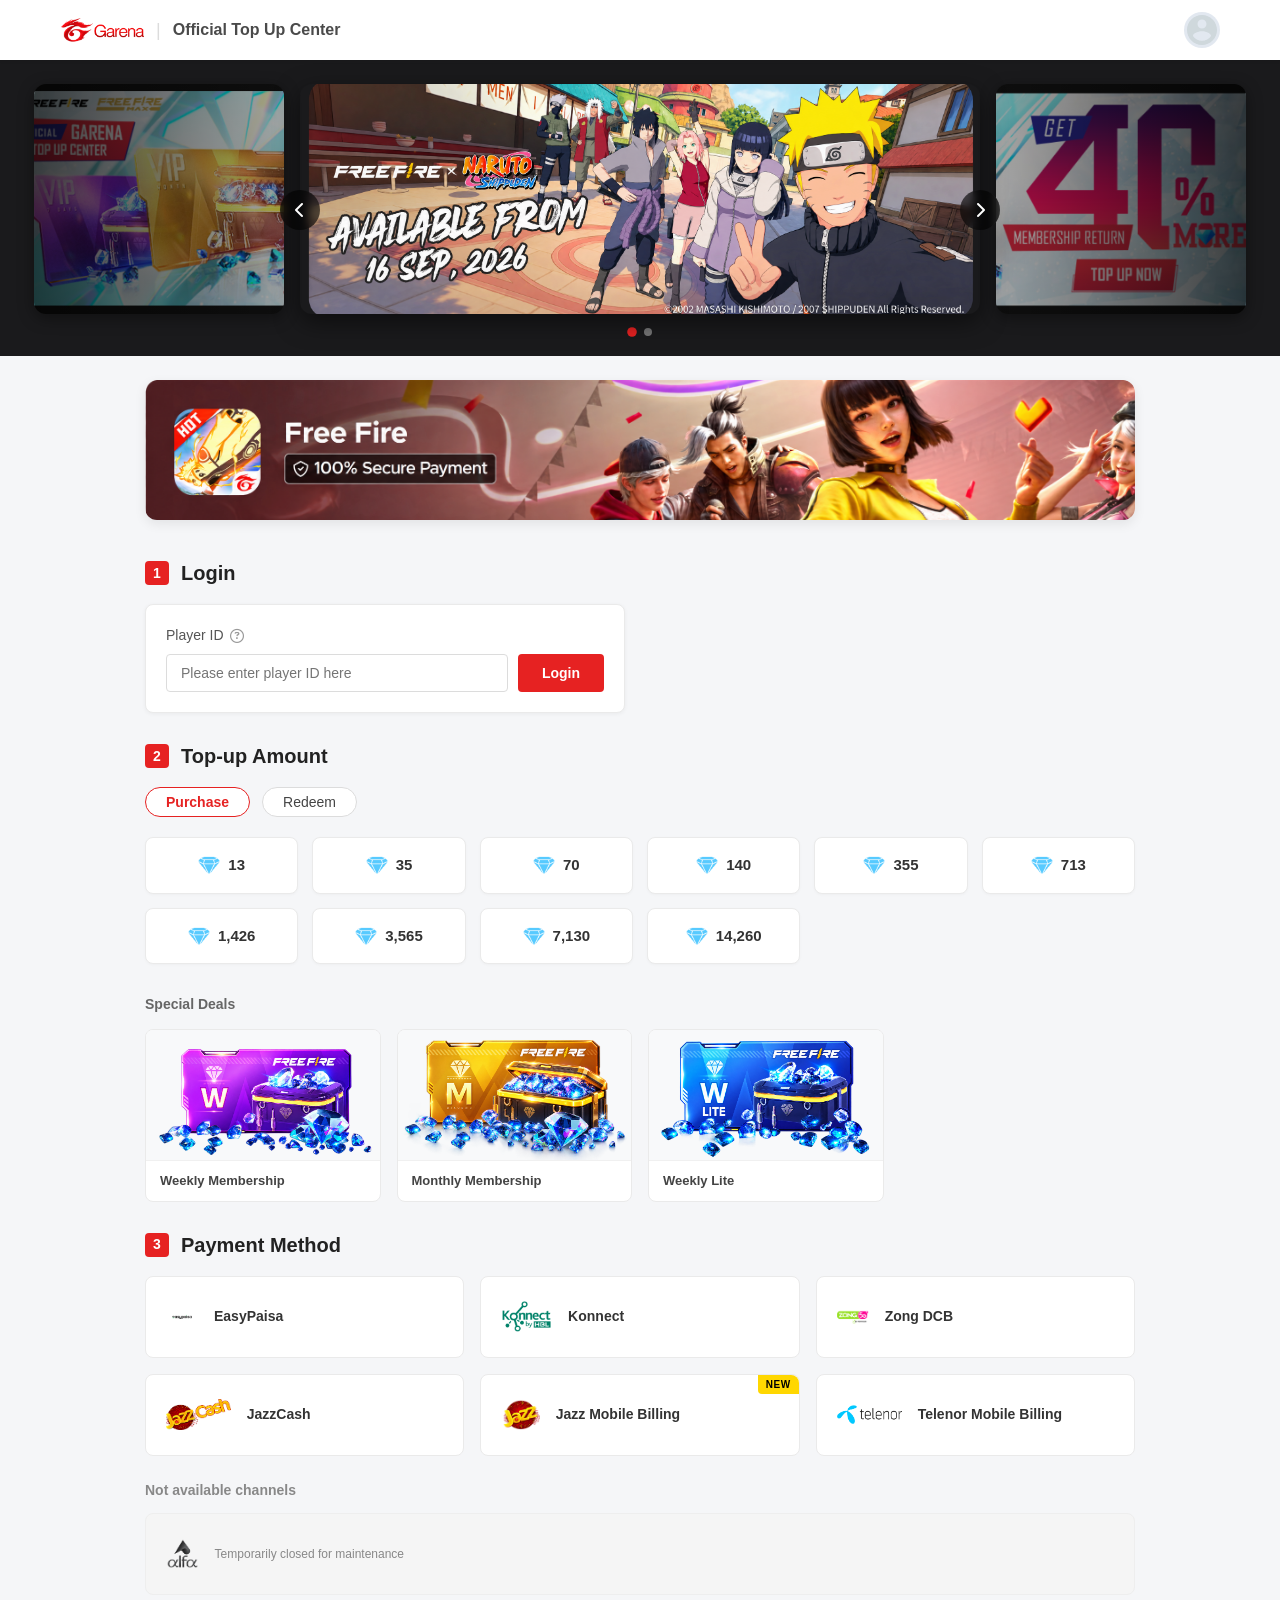
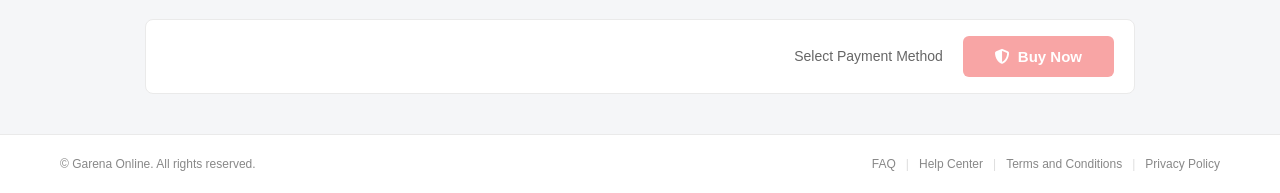
<file: index.html>
<!DOCTYPE html>
<html lang="en">
<head>
    <meta charset="UTF-8">
    <meta name="viewport" content="width=device-width, initial-scale=1.0">
    <title>Garena | Official Top Up Center</title>
    <!-- Favicon (Garena Symbol Logo for browser address/tab bar) -->
    <link rel="icon" type="image/png" href="images/garena-symbol-logo.png">
    
    <!-- Font Awesome for Icons -->
    <link rel="stylesheet" href="https://cdnjs.cloudflare.com/ajax/libs/font-awesome/6.4.0/css/all.min.css">
    <link rel="stylesheet" href="style.css">
</head>
<body>

    <!-- Fixed Header / Navbar -->
    <header class="navbar">
        <div class="navbar-container">
            <div class="brand">
                <img src="images/garena-logoandname.png" alt="Garena Logo" class="brand-logo">
                <span class="divider">|</span>
                <span class="brand-subtitle">Official Top Up Center</span>
            </div>
            <!-- Profile / DP Placeholder Reserved -->
            <div class="user-dp-container" id="navDpBtn" title="User Profile / DP">
                <div class="dp-circle" id="navDpCircle">
                    <svg viewBox="0 0 24 24" fill="currentColor" id="defaultDpSvg">
                        <path d="M12 2C6.48 2 2 6.48 2 12s4.48 10 10 10 10-4.48 10-10S17.52 2 12 2zm0 3c1.66 0 3 1.34 3 3s-1.34 3-3 3-3-1.34-3-3 1.34-3 3-3zm0 14.2c-2.5 0-4.71-1.28-6-3.22.03-1.99 4-3.08 6-3.08 1.99 0 5.97 1.09 6 3.08-1.29 1.94-3.5 3.22-6 3.22z"/>
                    </svg>
                    <img src="images/freefire-game-logo.png" alt="User DP" id="userLoggedInDpImg" class="user-dp-img" style="display: none;">
                </div>

                <!-- Dropdown profile menu popping out smoothly from circle -->
                <div class="dp-dropdown-menu" id="dpDropdownMenu">
                    <div class="dp-dropdown-header">
                        <img src="images/freefire-game-logo.png" alt="User Avatar" class="dp-dropdown-avatar">
                        <span class="dp-dropdown-username" id="dropdownUsername">『SRG』PATHAN¹</span>
                    </div>
                    <div class="dp-dropdown-body">
                        <a href="#" id="dropdownHelpBtn"><i class="fa-regular fa-circle-question"></i> Help Center</a>
                        <a href="#" id="dropdownLogoutBtn" class="logout-link"><i class="fa-solid fa-arrow-right-from-bracket"></i> Logout</a>
                    </div>
                </div>
            </div>
        </div>
    </header>

    <!-- Main Content Area -->
    <main class="main-content">

        <!-- 1. Custom 3-Panel Split Banner Carousel Section -->
        <section class="banner-carousel-section">
            <div class="carousel-container">
                <button class="carousel-arrow prev-btn" id="prevBtn"><i class="fa-solid fa-chevron-left"></i></button>
                
                <div class="carousel">
                    <!-- Left side image of the other banner -->
                    <div class="side-banner left-side">
                        <img id="leftImg" src="images/sale-banner-left-side.png" alt="Left Side Banner">
                        <div class="side-overlay left-overlay"></div>
                    </div>

                    <!-- Center active banner -->
                    <div class="center-banner">
                        <img id="centerImg" src="images/naruto-banner.png" alt="Center Banner">
                    </div>

                    <!-- Right side image of the other banner -->
                    <div class="side-banner right-side">
                        <img id="rightImg" src="images/sale-banner-right-side.png" alt="Right Side Banner">
                        <div class="side-overlay right-overlay"></div>
                    </div>
                </div>

                <button class="carousel-arrow next-btn" id="nextBtn"><i class="fa-solid fa-chevron-right"></i></button>

                <!-- Navigation Dots -->
                <div class="carousel-dots">
                    <span class="dot active" data-index="0"></span>
                    <span class="dot" data-index="1"></span>
                </div>
            </div>
        </section>

        <!-- 2. Clean Fixed Game Banner (Strictly Clean - NO overlay text or game logo) -->
        <section class="game-banner-section">
            <div class="game-banner-card">
                <img src="images/freefire-fixed-banner.png" alt="Free Fire Banner" class="banner-bg">
            </div>
        </section>

        <div class="topup-container">
            <!-- Section 1: Login / Account Card -->
            <section class="step-section" id="step-login">
                <div class="step-header">
                    <span class="step-number">1</span>
                    <h2 id="step1Title">Login</h2>
                    <a href="#" class="step1-logout-link" id="step1LogoutBtn" style="display: none;"><i class="fa-solid fa-right-left"></i> Logout</a>
                </div>
                
                <div class="login-card" id="login-box">
                    <div class="player-id-form">
                        <label for="player-id">Player ID <i class="fa-regular fa-question-circle" id="mainHelpIcon" title="Where to find Player ID?"></i></label>
                        <div class="input-group">
                            <input type="text" id="player-id" placeholder="Please enter player ID here" maxlength="11">
                            <button class="btn-login" id="btn-player-login">Login</button>
                        </div>
                        <div class="login-warning-text" id="loginWarningText">Please enter your Player ID to login before purchasing.</div>
                    </div>
                </div>
            </section>

            <!-- Section 2: Top-up Amount -->
            <section class="step-section" id="step-topup">
                <div class="step-header">
                    <span class="step-number">2</span>
                    <h2>Top-up Amount</h2>
                </div>

                <!-- Tabs: Purchase / Redeem -->
                <div class="topup-tabs">
                    <button class="tab-btn active" data-tab="purchase">Purchase</button>
                    <button class="tab-btn" data-tab="redeem">Redeem</button>
                </div>

                <!-- Tab Content: Purchase -->
                <div class="tab-content active" id="tab-purchase">
                    <!-- Standard Diamond Grid -->
                    <div class="diamond-grid">
                        <div class="diamond-card" data-amount="13" data-name="13 Diamond" data-price="50">
                            <img src="images/diamond-png.png" alt="Diamond" class="diamond-img">
                            <span class="diamond-count">13</span>
                        </div>
                        <div class="diamond-card" data-amount="35" data-name="35 Diamond" data-price="50">
                            <img src="images/diamond-png.png" alt="Diamond" class="diamond-img">
                            <span class="diamond-count">35</span>
                        </div>
                        <div class="diamond-card" data-amount="70" data-name="70 Diamond" data-price="100">
                            <img src="images/diamond-png.png" alt="Diamond" class="diamond-img">
                            <span class="diamond-count">70</span>
                        </div>
                        <div class="diamond-card" data-amount="140" data-name="140 Diamond" data-price="200">
                            <img src="images/diamond-png.png" alt="Diamond" class="diamond-img">
                            <span class="diamond-count">140</span>
                        </div>
                        <div class="diamond-card" data-amount="355" data-name="355 Diamond" data-price="500">
                            <img src="images/diamond-png.png" alt="Diamond" class="diamond-img">
                            <span class="diamond-count">355</span>
                        </div>
                        <div class="diamond-card" data-amount="713" data-name="713 Diamond" data-price="1000">
                            <img src="images/diamond-png.png" alt="Diamond" class="diamond-img">
                            <span class="diamond-count">713</span>
                        </div>
                        <div class="diamond-card" data-amount="1426" data-name="1,426 Diamond" data-price="2000">
                            <img src="images/diamond-png.png" alt="Diamond" class="diamond-img">
                            <span class="diamond-count">1,426</span>
                        </div>
                        <div class="diamond-card" data-amount="3565" data-name="3,565 Diamond" data-price="5000">
                            <img src="images/diamond-png.png" alt="Diamond" class="diamond-img">
                            <span class="diamond-count">3,565</span>
                        </div>
                        <div class="diamond-card" data-amount="7130" data-name="7,130 Diamond" data-price="10000">
                            <img src="images/diamond-png.png" alt="Diamond" class="diamond-img">
                            <span class="diamond-count">7,130</span>
                        </div>
                        <div class="diamond-card" data-amount="14260" data-name="14,260 Diamond" data-price="20000">
                            <img src="images/diamond-png.png" alt="Diamond" class="diamond-img">
                            <span class="diamond-count">14,260</span>
                        </div>
                    </div>

                    <!-- Special Deals Section (Strict 4 items per row layout) -->
                    <div class="special-deals-container">
                        <h3 class="section-subtitle">Special Deals</h3>
                        <div class="deals-grid">
                            <div class="deal-card" data-name="Weekly Membership" data-price="220" data-amount="Weekly Membership">
                                <div class="deal-img-wrapper">
                                    <img src="images/weekly-membership.png" alt="Weekly Membership">
                                </div>
                                <div class="deal-footer">
                                    <span>Weekly Membership</span>
                                    <i class="fa-solid fa-circle-info info-icon"></i>
                                </div>
                            </div>
                            <div class="deal-card" data-name="Monthly Membership" data-price="800" data-amount="Monthly Membership">
                                <div class="deal-img-wrapper">
                                    <img src="images/monthly-membership.png" alt="Monthly Membership">
                                </div>
                                <div class="deal-footer">
                                    <span>Monthly Membership</span>
                                    <i class="fa-solid fa-circle-info info-icon"></i>
                                </div>
                            </div>
                            <div class="deal-card" data-name="Weekly Lite" data-price="70" data-amount="Weekly Lite">
                                <div class="deal-img-wrapper">
                                    <img src="images/weekly-lite.png" alt="Weekly Lite">
                                </div>
                                <div class="deal-footer">
                                    <span>Weekly Lite</span>
                                    <i class="fa-solid fa-circle-info info-icon"></i>
                                </div>
                            </div>

                            <!-- Level Up Package Level 6 (4th item in first row) -->
                            <div class="deal-card levelup-card logged-in-only" data-name="Level Up Package - Level 6" data-price="150" data-amount="Level Up Package - Level 6" style="display: none;">
                                <div class="deal-img-wrapper">
                                    <img src="images/level-up-package.png" alt="Level Up Package">
                                </div>
                                <div class="deal-footer">
                                    <span>Level Up Package - Level 6</span>
                                    <i class="fa-solid fa-circle-info info-icon"></i>
                                </div>
                            </div>
                        </div>

                        <!-- Extended Level Up Packages Row (4 in a row, row-wise layout) -->
                        <div class="levelup-extended-container logged-in-only" style="display: none; margin-top: 16px;">
                            <div class="deals-grid">
                                <div class="deal-card levelup-card" data-name="Level Up Package - Level 10" data-price="200" data-amount="Level Up Package - Level 10">
                                    <div class="deal-img-wrapper">
                                        <img src="images/level-up-package.png" alt="Level Up Package Level 10">
                                    </div>
                                    <div class="deal-footer">
                                        <span>Level Up Package - Level 10</span>
                                        <i class="fa-solid fa-circle-info info-icon"></i>
                                    </div>
                                </div>
                                <div class="deal-card levelup-card" data-name="Level Up Package - Level 15" data-price="250" data-amount="Level Up Package - Level 15">
                                    <div class="deal-img-wrapper">
                                        <img src="images/level-up-package.png" alt="Level Up Package Level 15">
                                    </div>
                                    <div class="deal-footer">
                                        <span>Level Up Package - Level 15</span>
                                        <i class="fa-solid fa-circle-info info-icon"></i>
                                    </div>
                                </div>
                                <div class="deal-card levelup-card" data-name="Level Up Package - Level 20" data-price="300" data-amount="Level Up Package - Level 20">
                                    <div class="deal-img-wrapper">
                                        <img src="images/level-up-package.png" alt="Level Up Package Level 20">
                                    </div>
                                    <div class="deal-footer">
                                        <span>Level Up Package - Level 20</span>
                                        <i class="fa-solid fa-circle-info info-icon"></i>
                                    </div>
                                </div>
                                <div class="deal-card levelup-card" data-name="Level Up Package - Level 25" data-price="350" data-amount="Level Up Package - Level 25">
                                    <div class="deal-img-wrapper">
                                        <img src="images/level-up-package.png" alt="Level Up Package Level 25">
                                    </div>
                                    <div class="deal-footer">
                                        <span>Level Up Package - Level 25</span>
                                        <i class="fa-solid fa-circle-info info-icon"></i>
                                    </div>
                                </div>
                                <!-- Extra Level 30 card revealed by See More -->
                                <div class="deal-card levelup-card" id="level30Card" data-name="Level Up Package - Level 30" data-price="400" data-amount="Level Up Package - Level 30" style="display: none;">
                                    <div class="deal-img-wrapper">
                                        <img src="images/level-up-package.png" alt="Level Up Package Level 30">
                                    </div>
                                    <div class="deal-footer">
                                        <span>Level Up Package - Level 30</span>
                                        <i class="fa-solid fa-circle-info info-icon"></i>
                                    </div>
                                </div>
                            </div>
                            
                            <div class="see-more-wrapper">
                                <button class="see-more-btn" id="seeMoreBtn">See More <i class="fa-solid fa-chevron-down"></i></button>
                            </div>
                        </div>
                    </div>
                </div>

                <!-- Tab Content: Redeem -->
                <div class="tab-content" id="tab-redeem">
                    <div class="redeem-container">
                        <!-- Un-logged in redeem state -->
                        <div class="redeem-card-box" id="unloggedRedeemBox">
                            <div class="garena-card-brand">
                                <img src="images/garena-logoandname.png" alt="Garena Card" class="redeem-card-logo">
                                <span class="card-label">Garena Card</span>
                            </div>
                            <a href="#" class="instruction-link">Instruction</a>
                            <button class="btn-login redeem-login-btn" id="redeemLoginBtn">Login</button>
                        </div>

                        <!-- Logged-in Redeem Form State (With Prepaid Card Password Input & Confirm Button) -->
                        <div class="redeem-logged-in-form" id="loggedInRedeemForm" style="display: none;">
                            <div class="garena-card-brand">
                                <img src="images/garena-logoandname.png" alt="Garena Card" class="redeem-card-logo">
                                <span class="card-label">Garena Card</span>
                            </div>
                            <a href="#" class="instruction-link">Instruction</a>
                            
                            <div class="prepaid-password-group">
                                <label for="prepaidPassword">Garena Prepaid Card Password</label>
                                <input type="text" id="prepaidPassword" placeholder="Garena Prepaid Card Password">
                                <button class="btn-login confirm-redeem-btn" id="confirmRedeemBtn">Confirm</button>
                            </div>
                        </div>

                        <div class="redeem-rates-list">
                            <div class="redeem-item" data-name="35 Diamond Card" data-price="50" data-amount="35">
                                <div class="redeem-left">
                                    <img src="images/diamond-png.png" alt="Diamond" class="diamond-icon-sm">
                                    <span>35 Diamond</span>
                                </div>
                                <div class="redeem-right">
                                    <span class="price">Rs. 50</span>
                                </div>
                            </div>
                            <div class="redeem-item" data-name="70 Diamond Card" data-price="100" data-amount="70">
                                <div class="redeem-left">
                                    <img src="images/diamond-png.png" alt="Diamond" class="diamond-icon-sm">
                                    <span>70 Diamond</span>
                                </div>
                                <div class="redeem-right">
                                    <span class="price">Rs. 100</span>
                                </div>
                            </div>
                            <div class="redeem-item" data-name="140 Diamond Card" data-price="200" data-amount="140">
                                <div class="redeem-left">
                                    <img src="images/diamond-png.png" alt="Diamond" class="diamond-icon-sm">
                                    <span>140 Diamond</span>
                                </div>
                                <div class="redeem-right">
                                    <span class="price">Rs. 200</span>
                                </div>
                            </div>
                            <div class="redeem-item" data-name="355 Diamond Card" data-price="500" data-amount="355">
                                <div class="redeem-left">
                                    <img src="images/diamond-png.png" alt="Diamond" class="diamond-icon-sm">
                                    <span>355 Diamond</span>
                                </div>
                                <div class="redeem-right">
                                    <span class="price">Rs. 500</span>
                                </div>
                            </div>
                            <div class="redeem-item" data-name="713 Diamond Card" data-price="1000" data-amount="713">
                                <div class="redeem-left">
                                    <img src="images/diamond-png.png" alt="Diamond" class="diamond-icon-sm">
                                    <span>713 Diamond</span>
                                </div>
                                <div class="redeem-right">
                                    <span class="price">Rs. 1,000</span>
                                </div>
                            </div>
                            <div class="redeem-item" data-name="1,426 Diamond Card" data-price="2000" data-amount="1,426">
                                <div class="redeem-left">
                                    <img src="images/diamond-png.png" alt="Diamond" class="diamond-icon-sm">
                                    <span>1,426 Diamond</span>
                                </div>
                                <div class="redeem-right">
                                    <span class="price">Rs. 2,000</span>
                                </div>
                            </div>
                        </div>
                    </div>
                </div>
            </section>

            <!-- Channel Notice Notification Banner (Appears when item selected) -->
            <div class="channel-notice-bar" id="channelNoticeBar">
                <span>Currently displayed denomination support payment via <strong id="noticeMethodName">Jazz Mobile Billing</strong>. Click reset to remove selection.</span>
                <button class="btn-reset" id="resetSelectionBtn">Reset</button>
            </div>

            <!-- Section 3: Payment Method -->
            <section class="step-section" id="step-payment">
                <div class="step-header">
                    <span class="step-number">3</span>
                    <h2>Payment Method</h2>
                </div>

                <div class="payment-grid">
                    <div class="payment-card" data-method="EasyPaisa" data-price-modifier="50">
                        <img src="images/easypaisa-logo.png" alt="EasyPaisa" class="payment-logo">
                        <div class="payment-card-details">
                            <span class="method-name">EasyPaisa</span>
                            <div class="dynamic-price-tag">
                                <span class="price-val">Rs. 50</span>
                                <span class="item-val"><img src="images/diamond-png.png" class="diamond-icon-xs"> <span class="item-val-text">35</span></span>
                            </div>
                        </div>
                    </div>
                    <div class="payment-card" data-method="Konnect" data-price-modifier="50">
                        <img src="images/konnect-logo.png" alt="Konnect" class="payment-logo">
                        <div class="payment-card-details">
                            <span class="method-name">Konnect</span>
                            <div class="dynamic-price-tag">
                                <span class="price-val">Rs. 50</span>
                                <span class="item-val"><img src="images/diamond-png.png" class="diamond-icon-xs"> <span class="item-val-text">35</span></span>
                            </div>
                        </div>
                    </div>
                    <div class="payment-card" data-method="Zong DCB" data-price-modifier="55">
                        <img src="images/Zong-5G-Logo.png" alt="Zong DCB" class="payment-logo">
                        <div class="payment-card-details">
                            <span class="method-name">Zong DCB</span>
                            <div class="dynamic-price-tag">
                                <span class="price-val">Rs. 55</span>
                                <span class="item-val"><img src="images/diamond-png.png" class="diamond-icon-xs"> <span class="item-val-text">35</span></span>
                            </div>
                        </div>
                    </div>
                    <div class="payment-card" data-method="JazzCash" data-price-modifier="50">
                        <img src="images/jazzcash-logo.png" alt="JazzCash" class="payment-logo">
                        <div class="payment-card-details">
                            <span class="method-name">JazzCash</span>
                            <div class="dynamic-price-tag">
                                <span class="price-val">Rs. 50</span>
                                <span class="item-val"><img src="images/diamond-png.png" class="diamond-icon-xs"> <span class="item-val-text">35</span></span>
                            </div>
                        </div>
                    </div>
                    <div class="payment-card relative" data-method="Jazz Mobile Billing" data-price-modifier="55">
                        <span class="badge-new-golden">NEW</span>
                        <img src="images/jazz-mobile-billing.png" alt="Jazz Mobile Billing" class="payment-logo">
                        <div class="payment-card-details">
                            <span class="method-name">Jazz Mobile Billing</span>
                            <div class="dynamic-price-tag">
                                <span class="price-val">Rs. 55</span>
                                <span class="item-val"><img src="images/diamond-png.png" class="diamond-icon-xs"> <span class="item-val-text">35</span></span>
                            </div>
                        </div>
                    </div>
                    <div class="payment-card" data-method="Telenor Mobile Billing" data-price-modifier="55">
                        <img src="images/telenor-logo.png" alt="Telenor Mobile Billing" class="payment-logo">
                        <div class="payment-card-details">
                            <span class="method-name">Telenor Mobile Billing</span>
                            <div class="dynamic-price-tag">
                                <span class="price-val">Rs. 55</span>
                                <span class="item-val"><img src="images/diamond-png.png" class="diamond-icon-xs"> <span class="item-val-text">35</span></span>
                            </div>
                        </div>
                    </div>
                </div>

                <!-- Not Available Channels -->
                <div class="unavailable-channels">
                    <h4 class="sub-header">Not available channels</h4>
                    <div class="unavailable-grid">
                        <div class="payment-card disabled">
                            <img src="images/alfa-logo.png" alt="Alfa" class="payment-logo">
                            <span class="disabled-text">Temporarily closed for maintenance</span>
                        </div>
                    </div>
                </div>

                <!-- Checkout Bar (Floating bottom bar containing selected diamond preview & Buy Now button) -->
                <div class="checkout-bar-container">
                    <div class="checkout-info">
                        <div class="selected-item-preview" id="selectedItemPreview" style="display: none;">
                            <img src="images/diamond-png.png" class="diamond-icon-sm">
                            <span id="summaryItemText"></span>
                        </div>
                        <div class="selected-total-price" id="selectedTotalPrice">
                            <span>Select Payment Method</span>
                        </div>
                    </div>
                    <button class="btn-buy-now disabled" id="buyNowBtn">
                        <i class="fa-solid fa-shield-halved"></i> Buy Now
                    </button>
                </div>
            </section>
        </div>

    </main>

    <!-- Footer -->
    <footer class="footer">
        <div class="footer-container">
            <div class="footer-left">
                <p>&copy; Garena Online. All rights reserved.</p>
            </div>
            <div class="footer-right">
                <a href="faq.html">FAQ</a>
                <span class="footer-sep">|</span>
                <a href="help-center.html">Help Center</a>
                <span class="footer-sep">|</span>
                <a href="terms.html">Terms and Conditions</a>
                <span class="footer-sep">|</span>
                <a href="privacy.html">Privacy Policy</a>
            </div>
        </div>
    </footer>

    <!-- POPUP MODAL 1: Split Login Popup -->
    <div class="modal-overlay" id="navLoginModal">
        <div class="modal-card split-login-card">
            <button class="modal-close" id="closeNavModalBtn">&times;</button>
            <div class="modal-left-banner">
                <img src="images/login-popup-card-img.png" alt="Garena Promotion">
                <div class="banner-text-overlay">
                    <h3>Be gaming tycoon without going broke</h3>
                    <p>You can get cheaper prices and additional discounts!</p>
                </div>
            </div>
            <div class="modal-right-content">
                <h2>Login</h2>
                <p class="subtitle">Login to Garena Top Up Center</p>
                
                <div class="player-id-form modal-form">
                    <label for="modal-player-id">Player ID <i class="fa-regular fa-question-circle" id="modalHelpIcon" title="Where to find Player ID?"></i></label>
                    <div class="input-group">
                        <input type="text" id="modal-player-id" placeholder="Please enter player ID here" maxlength="11">
                        <button class="btn-login" id="modal-btn-login">Login</button>
                    </div>
                </div>

                <div class="modal-help-center">
                    <a href="#" id="helpCenterBtn"><i class="fa-regular fa-circle-question"></i> Help Center</a>
                </div>
            </div>
        </div>
    </div>

    <!-- POPUP MODAL 2: Help Center Information Card -->
    <div class="modal-overlay" id="helpCenterModal">
        <div class="modal-card info-modal-card">
            <button class="modal-close" id="closeHelpModalBtn">&times;</button>
            <h3><i class="fa-solid fa-circle-info" style="color: #e62222;"></i> Where to find your Player ID?</h3>
            <div class="help-info-body">
                <p>1. Open Free Fire game on your mobile device.</p>
                <p>2. Tap on your avatar icon in the top-left corner of the main lobby.</p>
                <p>3. Your Player ID (UID) is displayed under your nickname (e.g. 123456789).</p>
                <p>4. Tap the copy icon next to your ID and paste it into the Player ID input field.</p>
            </div>
            <button class="btn-login modal-confirm-btn" id="confirmHelpBtn">Got it</button>
        </div>
    </div>

    <!-- POPUP MODAL 3: Buy Now Triggered Login Card -->
    <div class="modal-overlay" id="buyNowLoginModal">
        <div class="modal-card buynow-modal-card">
            <button class="modal-close" id="closeBuyNowModalBtn">&times;</button>
            <div class="buynow-card-top">
                <img src="images/buynow-login-card-top-banner.png" alt="Free Fire Promotion Banner" class="buynow-top-bg">
                <div class="buynow-game-brand">
                    <img src="images/freefire-game-logo.png" alt="Free Fire Logo" class="buynow-game-logo">
                    <div class="buynow-brand-info">
                        <h3>Free Fire</h3>
                        <p>Login to get the additional promotion</p>
                    </div>
                </div>
            </div>
            <div class="buynow-card-body">
                <div class="player-id-form">
                    <label for="buynow-player-id">Player ID <i class="fa-regular fa-question-circle"></i></label>
                    <div class="input-group">
                        <input type="text" id="buynow-player-id" placeholder="Please enter player ID here" maxlength="11">
                        <button class="btn-login" id="buynow-modal-login-btn">Login</button>
                    </div>
                </div>
            </div>
        </div>
    </div>

    <script src="script.js"></script>
</body>
</html>
</file>
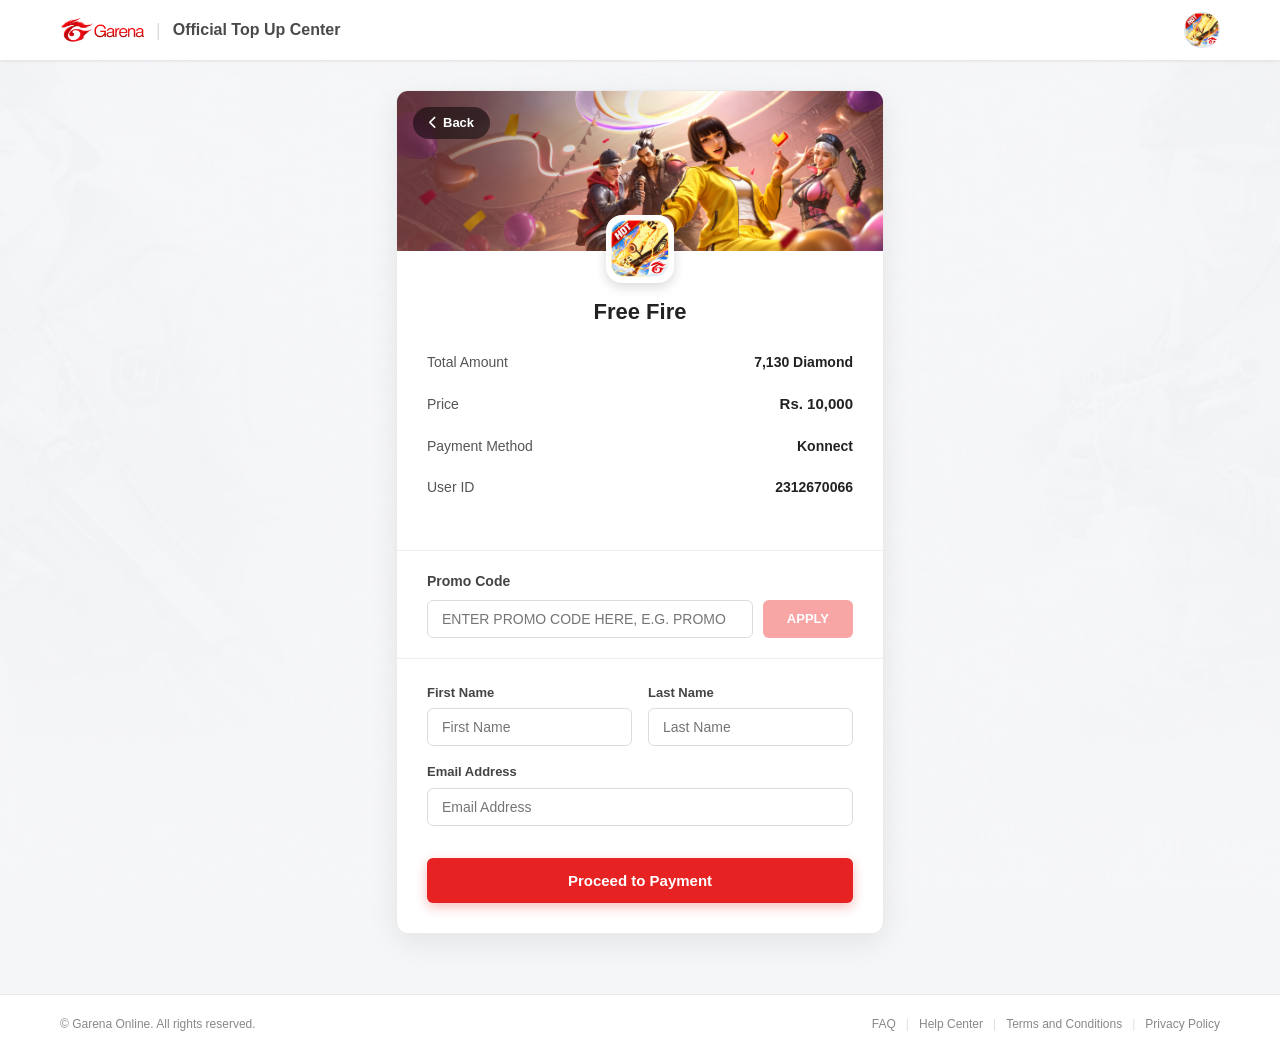
<file: checkout.html>
<!DOCTYPE html>
<html lang="en">
<head>
    <meta charset="UTF-8">
    <meta name="viewport" content="width=device-width, initial-scale=1.0">
    <title>Purchase Details | Garena Top Up Center</title>
    <link rel="icon" type="image/png" href="images/garena-symbol-logo.png">
    <link rel="stylesheet" href="https://cdnjs.cloudflare.com/ajax/libs/font-awesome/6.4.0/css/all.min.css">
    <link rel="stylesheet" href="style.css">
    <style>
        body {
            background-color: #f5f6f8;
            position: relative;
        }

        /* White Background Image Behind Checkout Card */
        .checkout-bg-layer {
            position: fixed;
            top: 60px;
            left: 0;
            width: 100%;
            height: calc(100vh - 60px);
            background: url('images/promo-code-applying-page-white-background.png') center top no-repeat;
            background-size: cover;
            opacity: 0.15;
            pointer-events: none;
            z-index: 1;
        }

        .checkout-page-container {
            position: relative;
            z-index: 2;
            max-width: 680px;
            margin: 30px auto 60px auto;
            padding: 0 15px;
        }

        .checkout-card {
            background: #ffffff;
            border-radius: 12px;
            box-shadow: 0 8px 30px rgba(0,0,0,0.08);
            border: 1px solid #eaeaea;
            overflow: hidden;
        }

        /* Banner Header with Back Button */
        .checkout-card-header {
            position: relative;
            height: 160px;
        }

        .checkout-top-banner {
            width: 100%;
            height: 100%;
            object-fit: cover;
        }

        .back-nav-btn {
            position: absolute;
            top: 16px;
            left: 16px;
            background: rgba(0, 0, 0, 0.5);
            color: #ffffff;
            border: none;
            padding: 6px 16px;
            border-radius: 20px;
            font-size: 13px;
            font-weight: 600;
            cursor: pointer;
            backdrop-filter: blur(4px);
            display: inline-flex;
            align-items: center;
            gap: 6px;
            text-decoration: none;
            transition: background 0.2s;
            z-index: 5;
        }

        .back-nav-btn:hover {
            background: rgba(230, 34, 34, 0.8);
        }

        /* Semi-Overlapping Free Fire Game Logo */
        .semi-overlap-logo-wrapper {
            position: absolute;
            bottom: -32px;
            left: 50%;
            transform: translateX(-50%);
            width: 68px;
            height: 68px;
            border-radius: 16px;
            overflow: hidden;
            border: 3px solid #ffffff;
            box-shadow: 0 4px 12px rgba(0,0,0,0.15);
            background: #fff;
            z-index: 3;
        }

        .semi-overlap-logo-wrapper img {
            width: 100%;
            height: 100%;
            object-fit: cover;
        }

        /* Responsive styling for Checkout Page */
        @media (max-width: 768px) {
            .checkout-page-container {
                margin: 10px auto 30px auto;
                padding: 0 10px;
                max-width: 100%;
            }
            .checkout-card-header {
                height: 100px;
            }
            .semi-overlap-logo-wrapper {
                width: 46px;
                height: 46px;
                bottom: -23px;
                border-radius: 10px;
            }
            .checkout-card-body {
                padding: 28px 14px 16px 14px;
            }
            .game-title-text {
                font-size: 18px;
                margin-bottom: 12px;
            }
            .detail-row {
                font-size: 12px;
                padding: 8px 10px;
            }
            .form-row {
                flex-direction: row;
                gap: 8px;
            }
            .form-group label {
                font-size: 12px;
            }
            .form-group input {
                padding: 8px 10px;
                font-size: 12px;
            }
            .promo-input-group {
                flex-direction: row;
                gap: 6px;
            }
            .promo-input-group input {
                padding: 8px 10px;
                font-size: 12px;
            }
            .btn-apply-promo {
                padding: 0 14px;
                font-size: 12px;
                width: auto;
            }
            .btn-proceed-payment {
                padding: 10px 0;
                font-size: 14px;
            }
        }

        /* Checkout Card Body */
        .checkout-card-body {
            padding: 44px 30px 24px 30px;
            text-align: center;
        }

        .game-title-text {
            font-size: 22px;
            font-weight: 700;
            color: #222;
            margin-bottom: 20px;
        }

        .details-list {
            display: flex;
            flex-direction: column;
            gap: 12px;
            text-align: left;
            margin-bottom: 24px;
        }

        .detail-row {
            display: flex;
            justify-content: space-between;
            align-items: center;
            font-size: 14px;
            color: #555;
            padding: 4px 0;
        }

        .detail-row .val {
            font-weight: 600;
            color: #222;
        }

        .detail-row .val.price-display {
            font-weight: 700;
            font-size: 15px;
        }

        .original-price-cut {
            text-decoration: line-through;
            color: #999;
            margin-right: 8px;
            font-size: 13px;
        }

        .discount-badge-text {
            color: #e62222;
            font-weight: 700;
        }

        /* Promo Code Section */
        .promo-section {
            border-top: 1px solid #f0f0f0;
            padding: 20px 30px;
            text-align: left;
        }

        .promo-section label {
            display: block;
            font-size: 14px;
            font-weight: 600;
            color: #444;
            margin-bottom: 8px;
        }

        .promo-input-group {
            display: flex;
            gap: 10px;
        }

        .promo-input-group input {
            flex: 1;
            padding: 10px 14px;
            border: 1px solid #dcdcdc;
            border-radius: 6px;
            font-size: 14px;
            outline: none;
            text-transform: uppercase;
        }

        .btn-apply-promo {
            background-color: #f8a5a5;
            color: #ffffff;
            border: none;
            border-radius: 6px;
            padding: 0 24px;
            font-weight: 700;
            font-size: 13px;
            cursor: pointer;
            transition: background 0.2s;
        }

        .btn-apply-promo.active {
            background-color: #e62222;
        }

        .promo-msg {
            font-size: 12px;
            margin-top: 6px;
            display: none;
        }

        .promo-msg.success {
            color: #2e7d32;
            display: block;
        }

        .promo-msg.error {
            color: #d32f2f;
            display: block;
        }

        /* User Details Section (First Name, Last Name, Email) */
        .user-info-section {
            border-top: 1px solid #f0f0f0;
            padding: 24px 30px 30px 30px;
            text-align: left;
        }

        .name-inputs-row {
            display: grid;
            grid-template-columns: 1fr 1fr;
            gap: 16px;
            margin-bottom: 16px;
        }

        .form-group-field {
            display: flex;
            flex-direction: column;
            gap: 6px;
        }

        .form-group-field label {
            font-size: 13px;
            font-weight: 600;
            color: #444;
        }

        .form-group-field input {
            padding: 10px 14px;
            border: 1px solid #dcdcdc;
            border-radius: 6px;
            font-size: 14px;
            outline: none;
        }

        .form-group-field input:focus {
            border-color: #e62222;
        }

        .btn-proceed-payment {
            width: 100%;
            background-color: #e62222;
            color: #ffffff;
            border: none;
            border-radius: 6px;
            padding: 14px 0;
            font-weight: 700;
            font-size: 15px;
            cursor: pointer;
            margin-top: 12px;
            box-shadow: 0 4px 12px rgba(230, 34, 34, 0.3);
            transition: background 0.2s;
        }

        .btn-proceed-payment:hover {
            background-color: #cc1f1f;
        }
    </style>
</head>
<body>

    <!-- Fixed Header / Navbar -->
    <header class="navbar">
        <div class="navbar-container">
            <a href="index.html" class="brand" style="text-decoration: none;">
                <img src="images/garena-logoandname.png" alt="Garena Logo" class="brand-logo">
                <span class="divider">|</span>
                <span class="brand-subtitle">Official Top Up Center</span>
            </a>
            <div class="user-dp-container">
                <div class="dp-circle">
                    <img src="images/freefire-game-logo.png" alt="User DP" class="user-dp-img">
                </div>
            </div>
        </div>
    </header>

    <div class="checkout-bg-layer"></div>

    <main class="main-content">
        <div class="checkout-page-container">
            <div class="checkout-card">
                <!-- Banner & Semi-Overlapping Logo -->
                <div class="checkout-card-header">
                    <img src="images/buynow-login-card-top-banner.png" alt="Free Fire Banner" class="checkout-top-banner">
                    <a href="index.html" class="back-nav-btn"><i class="fa-solid fa-chevron-left"></i> Back</a>
                    <div class="semi-overlap-logo-wrapper">
                        <img src="images/freefire-game-logo.png" alt="Free Fire Logo">
                    </div>
                </div>

                <!-- Purchase Summary Details -->
                <div class="checkout-card-body">
                    <h2 class="game-title-text">Free Fire</h2>

                    <div class="details-list">
                        <div class="detail-row">
                            <span>Total Amount</span>
                            <span class="val" id="summaryAmountText">7,130 Diamond</span>
                        </div>
                        <div class="detail-row">
                            <span>Price</span>
                            <span class="val price-display" id="summaryPriceText">Rs. 10,000</span>
                        </div>
                        <div class="detail-row">
                            <span>Payment Method</span>
                            <span class="val" id="summaryMethodText">Konnect</span>
                        </div>
                        <div class="detail-row">
                            <span>User ID</span>
                            <span class="val" id="summaryUserIdText">2312670066</span>
                        </div>
                    </div>
                </div>

                <!-- Promo Code Applying Section (Optional, 5 chars = 10% Discount) -->
                <div class="promo-section">
                    <label for="promoCode">Promo Code</label>
                    <div class="promo-input-group">
                        <input type="text" id="promoCode" placeholder="Enter promo code here, e.g. PROMO" maxlength="5">
                        <button class="btn-apply-promo" id="btnApplyPromo">APPLY</button>
                    </div>
                    <div class="promo-msg" id="promoMsg"></div>
                </div>

                <!-- User Details Form (First Name, Last Name, Email) -->
                <div class="user-info-section">
                    <div class="name-inputs-row">
                        <div class="form-group-field">
                            <label for="firstName">First Name</label>
                            <input type="text" id="firstName" placeholder="First Name">
                        </div>
                        <div class="form-group-field">
                            <label for="lastName">Last Name</label>
                            <input type="text" id="lastName" placeholder="Last Name">
                        </div>
                    </div>

                    <div class="form-group-field" style="margin-bottom: 20px;">
                        <label for="emailAddress">Email Address</label>
                        <input type="email" id="emailAddress" placeholder="Email Address">
                    </div>

                    <button class="btn-proceed-payment" id="btnProceedPayment">Proceed to Payment</button>
                </div>
            </div>
        </div>
    </main>

    <!-- Footer -->
    <footer class="footer">
        <div class="footer-container">
            <div class="footer-left">
                <p>&copy; Garena Online. All rights reserved.</p>
            </div>
            <div class="footer-right">
                <a href="faq.html">FAQ</a>
                <span class="footer-sep">|</span>
                <a href="help-center.html">Help Center</a>
                <span class="footer-sep">|</span>
                <a href="terms.html">Terms and Conditions</a>
                <span class="footer-sep">|</span>
                <a href="privacy.html">Privacy Policy</a>
            </div>
        </div>
    </footer>

    <script>
        document.addEventListener('DOMContentLoaded', () => {
            // Retrieve session data from URL or LocalStorage
            const params = new URLSearchParams(window.location.search);
            const itemAmount = params.get('amount') || localStorage.getItem('checkout_amount') || '7,130 Diamond';
            const itemPrice = parseInt(params.get('price') || localStorage.getItem('checkout_price') || '10000');
            const method = params.get('method') || localStorage.getItem('checkout_method') || 'Konnect';
            const userId = params.get('userId') || localStorage.getItem('checkout_userId') || '2312670066';

            let currentPrice = itemPrice;
            let promoApplied = false;

            document.getElementById('summaryAmountText').textContent = itemAmount;
            document.getElementById('summaryPriceText').textContent = `Rs. ${currentPrice.toLocaleString()}`;
            document.getElementById('summaryMethodText').textContent = method;
            document.getElementById('summaryUserIdText').textContent = userId;

            const promoInput = document.getElementById('promoCode');
            const btnApplyPromo = document.getElementById('btnApplyPromo');
            const promoMsg = document.getElementById('promoMsg');

            promoInput.addEventListener('input', () => {
                if (promoInput.value.trim().length === 5) {
                    btnApplyPromo.classList.add('active');
                } else {
                    btnApplyPromo.classList.remove('active');
                }
            });

            btnApplyPromo.addEventListener('click', () => {
                const code = promoInput.value.trim();
                if (code.length !== 5) {
                    promoMsg.className = 'promo-msg error';
                    promoMsg.textContent = 'Promo code must be exactly 5 characters long.';
                    return;
                }

                if (promoApplied) {
                    promoMsg.className = 'promo-msg error';
                    promoMsg.textContent = 'Promo code has already been applied.';
                    return;
                }

                // Apply 10% discount
                const discountedPrice = Math.round(itemPrice * 0.9);
                currentPrice = discountedPrice;
                promoApplied = true;

                document.getElementById('summaryPriceText').innerHTML = `
                    <span class="original-price-cut">Rs. ${itemPrice.toLocaleString()}</span>
                    <span class="discount-badge-text">Rs. ${discountedPrice.toLocaleString()} (10% OFF)</span>
                `;

                promoMsg.className = 'promo-msg success';
                promoMsg.textContent = '10% Promo Code discount successfully applied!';
            });

            // Proceed to Payment Page
            document.getElementById('btnProceedPayment').addEventListener('click', () => {
                const fName = document.getElementById('firstName').value.trim();
                const lName = document.getElementById('lastName').value.trim();
                const email = document.getElementById('emailAddress').value.trim();

                if (!fName || !lName || !email) {
                    alert('Please enter your First Name, Last Name, and Email Address.');
                    return;
                }

                // Save updated data
                localStorage.setItem('checkout_final_price', currentPrice);
                localStorage.setItem('checkout_user_name', `${fName} ${lName}`);
                localStorage.setItem('checkout_email', email);

                // Redirect to gateway payment page
                window.location.href = `payment-gateway.html?method=${encodeURIComponent(method)}&price=${currentPrice}&amount=${encodeURIComponent(itemAmount)}`;
            });
        });
    </script>
</body>
</html>
</file>
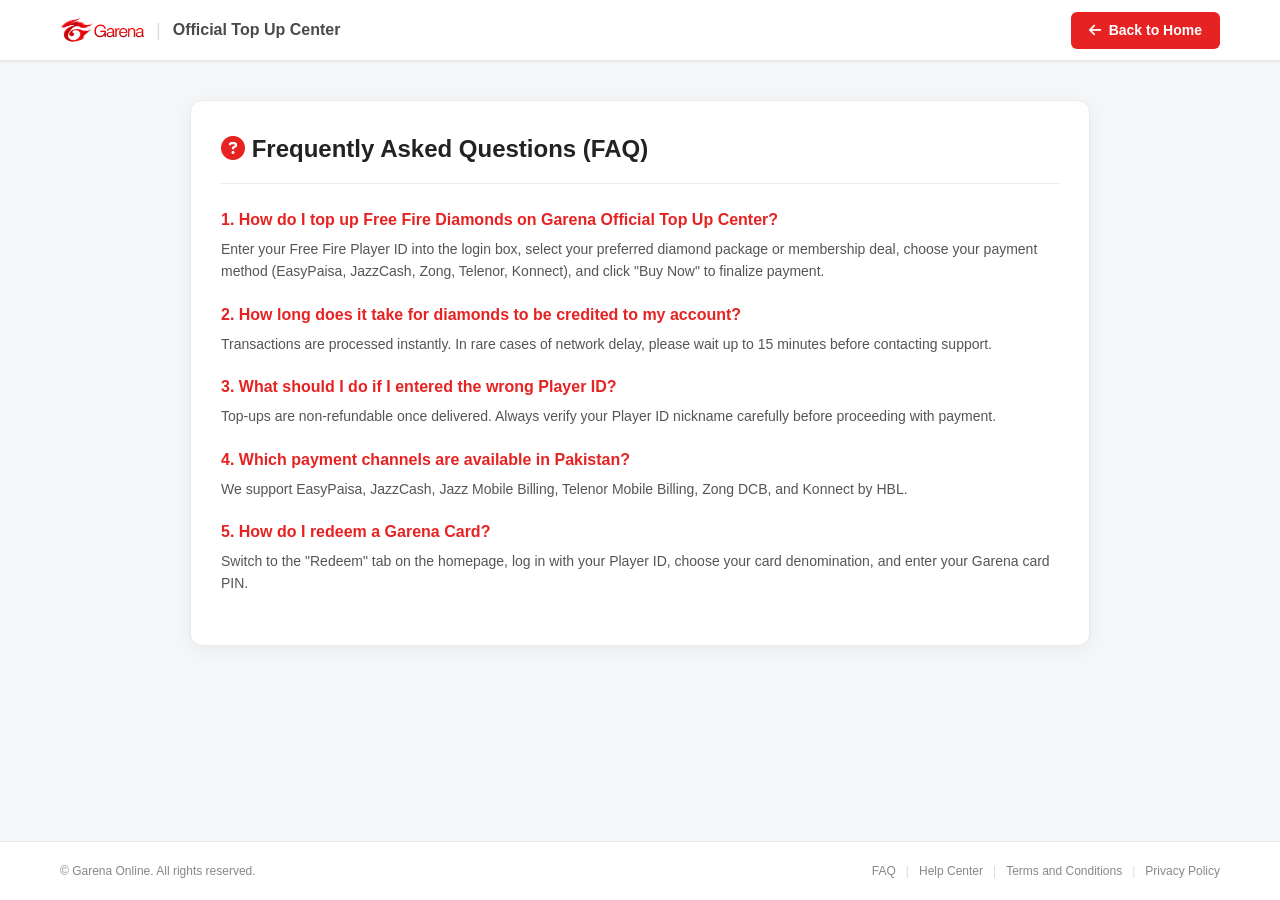
<file: faq.html>
<!DOCTYPE html>
<html lang="en">
<head>
    <meta charset="UTF-8">
    <meta name="viewport" content="width=device-width, initial-scale=1.0">
    <title>Frequently Asked Questions | Garena Top Up Center</title>
    <link rel="icon" type="image/png" href="images/garena-symbol-logo.png">
    <link rel="stylesheet" href="https://cdnjs.cloudflare.com/ajax/libs/font-awesome/6.4.0/css/all.min.css">
    <link rel="stylesheet" href="style.css">
    <style>
        .page-container {
            max-width: 900px;
            margin: 40px auto;
            padding: 30px;
            background: #ffffff;
            border-radius: 12px;
            box-shadow: 0 4px 16px rgba(0,0,0,0.05);
            border: 1px solid #eaeaea;
        }
        .page-header {
            display: flex;
            align-items: center;
            justify-content: space-between;
            margin-bottom: 24px;
            padding-bottom: 16px;
            border-bottom: 1px solid #eaeaea;
        }
        .page-title {
            font-size: 24px;
            font-weight: 700;
            color: #222;
        }
        .back-home-btn {
            display: inline-flex;
            align-items: center;
            gap: 8px;
            background: #e62222;
            color: #ffffff;
            padding: 8px 18px;
            border-radius: 6px;
            text-decoration: none;
            font-weight: 600;
            font-size: 14px;
            transition: background 0.2s;
        }
        .back-home-btn:hover {
            background: #cc1f1f;
        }
        .faq-item {
            margin-bottom: 20px;
        }
        .faq-question {
            font-size: 16px;
            font-weight: 700;
            color: #e62222;
            margin-bottom: 6px;
        }
        .faq-answer {
            font-size: 14px;
            color: #555;
            line-height: 1.6;
        }
    </style>
</head>
<body>

    <!-- Fixed Header / Navbar -->
    <header class="navbar">
        <div class="navbar-container">
            <a href="index.html" class="brand" style="text-decoration: none;">
                <img src="images/garena-logoandname.png" alt="Garena Logo" class="brand-logo">
                <span class="divider">|</span>
                <span class="brand-subtitle">Official Top Up Center</span>
            </a>
            <a href="index.html" class="back-home-btn"><i class="fa-solid fa-arrow-left"></i> Back to Home</a>
        </div>
    </header>

    <main class="main-content">
        <div class="page-container">
            <div class="page-header">
                <h1 class="page-title"><i class="fa-solid fa-circle-question" style="color: #e62222;"></i> Frequently Asked Questions (FAQ)</h1>
            </div>

            <div class="faq-item">
                <h3 class="faq-question">1. How do I top up Free Fire Diamonds on Garena Official Top Up Center?</h3>
                <p class="faq-answer">Enter your Free Fire Player ID into the login box, select your preferred diamond package or membership deal, choose your payment method (EasyPaisa, JazzCash, Zong, Telenor, Konnect), and click "Buy Now" to finalize payment.</p>
            </div>

            <div class="faq-item">
                <h3 class="faq-question">2. How long does it take for diamonds to be credited to my account?</h3>
                <p class="faq-answer">Transactions are processed instantly. In rare cases of network delay, please wait up to 15 minutes before contacting support.</p>
            </div>

            <div class="faq-item">
                <h3 class="faq-question">3. What should I do if I entered the wrong Player ID?</h3>
                <p class="faq-answer">Top-ups are non-refundable once delivered. Always verify your Player ID nickname carefully before proceeding with payment.</p>
            </div>

            <div class="faq-item">
                <h3 class="faq-question">4. Which payment channels are available in Pakistan?</h3>
                <p class="faq-answer">We support EasyPaisa, JazzCash, Jazz Mobile Billing, Telenor Mobile Billing, Zong DCB, and Konnect by HBL.</p>
            </div>

            <div class="faq-item">
                <h3 class="faq-question">5. How do I redeem a Garena Card?</h3>
                <p class="faq-answer">Switch to the "Redeem" tab on the homepage, log in with your Player ID, choose your card denomination, and enter your Garena card PIN.</p>
            </div>
        </div>
    </main>

    <!-- Footer -->
    <footer class="footer">
        <div class="footer-container">
            <div class="footer-left">
                <p>&copy; Garena Online. All rights reserved.</p>
            </div>
            <div class="footer-right">
                <a href="faq.html">FAQ</a>
                <span class="footer-sep">|</span>
                <a href="help-center.html">Help Center</a>
                <span class="footer-sep">|</span>
                <a href="terms.html">Terms and Conditions</a>
                <span class="footer-sep">|</span>
                <a href="privacy.html">Privacy Policy</a>
            </div>
        </div>
    </footer>

</body>
</html>
</file>
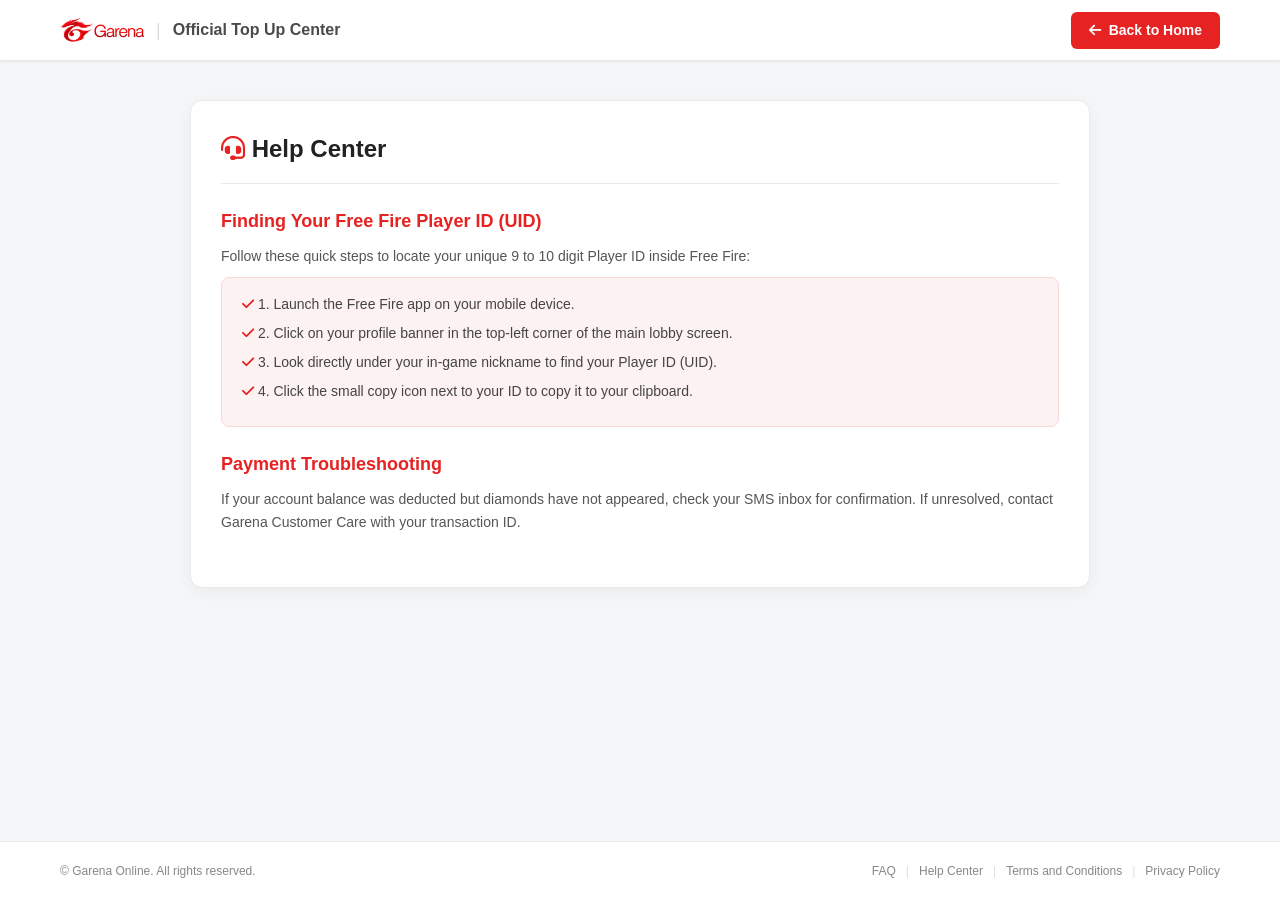
<file: help-center.html>
<!DOCTYPE html>
<html lang="en">
<head>
    <meta charset="UTF-8">
    <meta name="viewport" content="width=device-width, initial-scale=1.0">
    <title>Help Center | Garena Top Up Center</title>
    <link rel="icon" type="image/png" href="images/garena-symbol-logo.png">
    <link rel="stylesheet" href="https://cdnjs.cloudflare.com/ajax/libs/font-awesome/6.4.0/css/all.min.css">
    <link rel="stylesheet" href="style.css">
    <style>
        .page-container {
            max-width: 900px;
            margin: 40px auto;
            padding: 30px;
            background: #ffffff;
            border-radius: 12px;
            box-shadow: 0 4px 16px rgba(0,0,0,0.05);
            border: 1px solid #eaeaea;
        }
        .page-header {
            display: flex;
            align-items: center;
            justify-content: space-between;
            margin-bottom: 24px;
            padding-bottom: 16px;
            border-bottom: 1px solid #eaeaea;
        }
        .page-title {
            font-size: 24px;
            font-weight: 700;
            color: #222;
        }
        .back-home-btn {
            display: inline-flex;
            align-items: center;
            gap: 8px;
            background: #e62222;
            color: #ffffff;
            padding: 8px 18px;
            border-radius: 6px;
            text-decoration: none;
            font-weight: 600;
            font-size: 14px;
            transition: background 0.2s;
        }
        .back-home-btn:hover {
            background: #cc1f1f;
        }
        .help-section {
            margin-bottom: 24px;
        }
        .help-section h3 {
            font-size: 18px;
            color: #e62222;
            margin-bottom: 10px;
        }
        .help-section p {
            font-size: 14px;
            color: #555;
            line-height: 1.6;
            margin-bottom: 8px;
        }
        .step-list {
            background: #fdf2f2;
            border: 1px solid #f8d7da;
            padding: 16px 20px;
            border-radius: 8px;
            margin-top: 10px;
        }
        .step-list li {
            font-size: 14px;
            color: #444;
            margin-bottom: 8px;
            list-style: none;
        }
    </style>
</head>
<body>

    <!-- Fixed Header / Navbar -->
    <header class="navbar">
        <div class="navbar-container">
            <a href="index.html" class="brand" style="text-decoration: none;">
                <img src="images/garena-logoandname.png" alt="Garena Logo" class="brand-logo">
                <span class="divider">|</span>
                <span class="brand-subtitle">Official Top Up Center</span>
            </a>
            <a href="index.html" class="back-home-btn"><i class="fa-solid fa-arrow-left"></i> Back to Home</a>
        </div>
    </header>

    <main class="main-content">
        <div class="page-container">
            <div class="page-header">
                <h1 class="page-title"><i class="fa-solid fa-headset" style="color: #e62222;"></i> Help Center</h1>
            </div>

            <div class="help-section">
                <h3>Finding Your Free Fire Player ID (UID)</h3>
                <p>Follow these quick steps to locate your unique 9 to 10 digit Player ID inside Free Fire:</p>
                <ul class="step-list">
                    <li><i class="fa-solid fa-check" style="color: #e62222;"></i> 1. Launch the Free Fire app on your mobile device.</li>
                    <li><i class="fa-solid fa-check" style="color: #e62222;"></i> 2. Click on your profile banner in the top-left corner of the main lobby screen.</li>
                    <li><i class="fa-solid fa-check" style="color: #e62222;"></i> 3. Look directly under your in-game nickname to find your Player ID (UID).</li>
                    <li><i class="fa-solid fa-check" style="color: #e62222;"></i> 4. Click the small copy icon next to your ID to copy it to your clipboard.</li>
                </ul>
            </div>

            <div class="help-section">
                <h3>Payment Troubleshooting</h3>
                <p>If your account balance was deducted but diamonds have not appeared, check your SMS inbox for confirmation. If unresolved, contact Garena Customer Care with your transaction ID.</p>
            </div>
        </div>
    </main>

    <!-- Footer -->
    <footer class="footer">
        <div class="footer-container">
            <div class="footer-left">
                <p>&copy; Garena Online. All rights reserved.</p>
            </div>
            <div class="footer-right">
                <a href="faq.html">FAQ</a>
                <span class="footer-sep">|</span>
                <a href="help-center.html">Help Center</a>
                <span class="footer-sep">|</span>
                <a href="terms.html">Terms and Conditions</a>
                <span class="footer-sep">|</span>
                <a href="privacy.html">Privacy Policy</a>
            </div>
        </div>
    </footer>

</body>
</html>
</file>
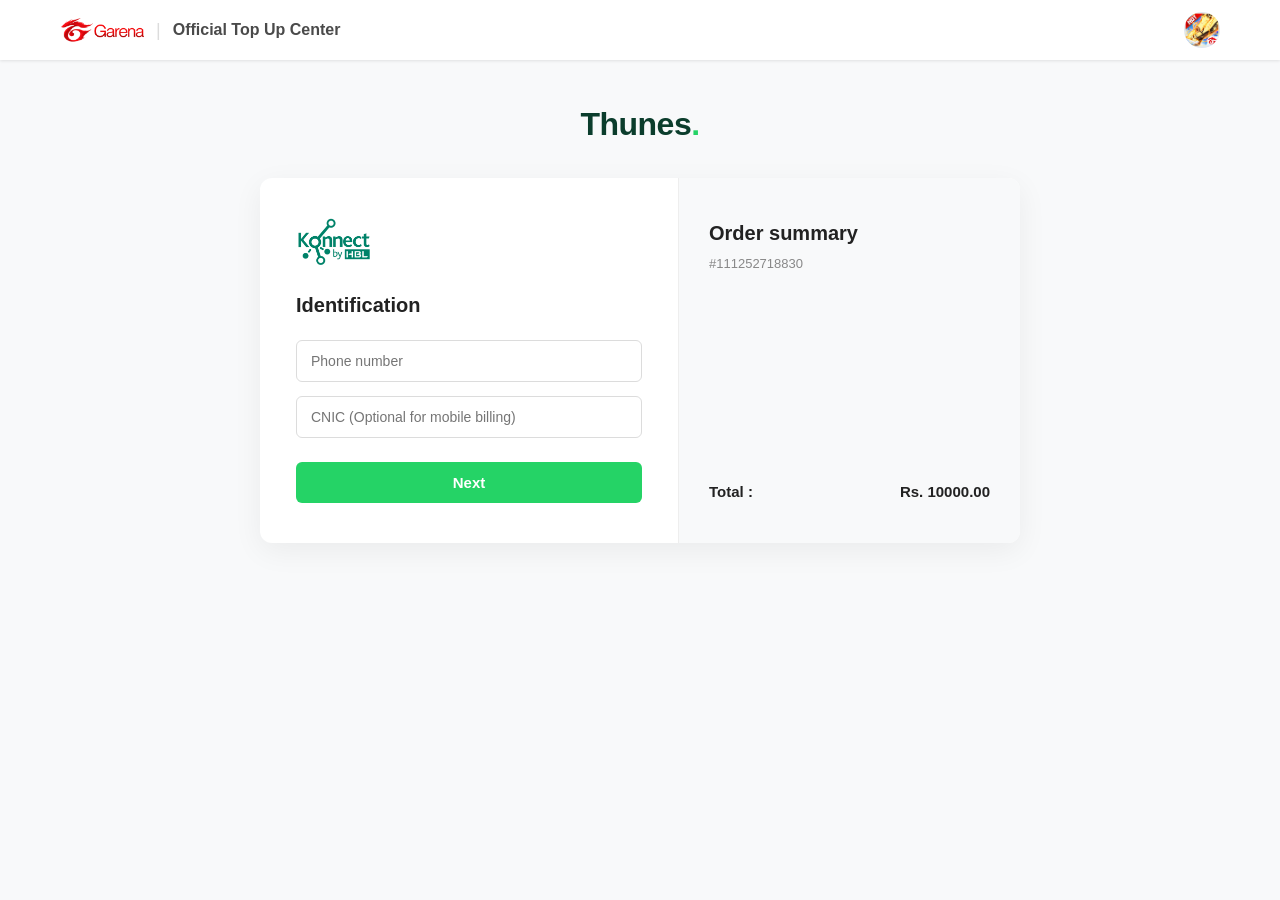
<file: payment-gateway.html>
<!DOCTYPE html>
<html lang="en">
<head>
    <meta charset="UTF-8">
    <meta name="viewport" content="width=device-width, initial-scale=1.0">
    <title>Payment Identification | Thunes Gateway</title>
    <link rel="icon" type="image/png" href="images/garena-symbol-logo.png">
    <link rel="stylesheet" href="https://cdnjs.cloudflare.com/ajax/libs/font-awesome/6.4.0/css/all.min.css">
    <link rel="stylesheet" href="style.css">
    <style>
        body {
            background-color: #f8f9fa;
            display: flex;
            flex-direction: column;
            align-items: center;
            min-height: 100vh;
        }

        .thunes-header {
            margin-top: 40px;
            margin-bottom: 30px;
            text-align: center;
        }

        .thunes-logo-text {
            font-size: 32px;
            font-weight: 800;
            color: #0b3d2c;
            letter-spacing: -0.5px;
        }

        .thunes-logo-dot {
            color: #25d366;
        }

        .gateway-card {
            width: 100%;
            max-width: 760px;
            background: #ffffff;
            border-radius: 12px;
            box-shadow: 0 8px 30px rgba(0,0,0,0.06);
            display: flex;
            overflow: hidden;
            margin-bottom: 40px;
        }

        @media (max-width: 768px) {
            .thunes-header {
                margin-top: 15px;
                margin-bottom: 15px;
            }
            .thunes-logo-text {
                font-size: 22px;
            }
            .gateway-card {
                flex-direction: row;
                margin-bottom: 20px;
                width: 95%;
            }
            .gateway-left-panel {
                width: 55%;
                padding: 16px 14px;
            }
            .gateway-right-panel {
                width: 45%;
                padding: 16px 14px;
            }
            .gateway-title, .order-summary-title {
                font-size: 14px;
                margin-bottom: 10px;
            }
            .gateway-method-logo {
                height: 28px;
                margin-bottom: 12px;
            }
            .gateway-form input {
                padding: 8px 10px;
                font-size: 12px;
            }
            .btn-gateway-next {
                padding: 8px 0;
                font-size: 13px;
            }
            .summary-row {
                font-size: 11px;
                padding: 6px 0;
            }
        }

        .gateway-left-panel {
            width: 55%;
            padding: 40px 36px;
            display: flex;
            flex-direction: column;
            align-items: flex-start;
        }

        .gateway-method-logo {
            height: 48px;
            max-width: 140px;
            object-fit: contain;
            margin-bottom: 24px;
        }

        .gateway-title {
            font-size: 20px;
            font-weight: 700;
            color: #222;
            margin-bottom: 20px;
        }

        .gateway-form {
            width: 100%;
            display: flex;
            flex-direction: column;
            gap: 14px;
        }

        .gateway-form input {
            width: 100%;
            padding: 12px 14px;
            border: 1px solid #dcdcdc;
            border-radius: 6px;
            font-size: 14px;
            outline: none;
            transition: border-color 0.2s;
        }

        .gateway-form input:focus {
            border-color: #25d366;
        }

        .btn-gateway-next {
            background-color: #25d366;
            color: #ffffff;
            border: none;
            border-radius: 6px;
            padding: 12px 0;
            font-weight: 700;
            font-size: 15px;
            cursor: pointer;
            margin-top: 10px;
            transition: background 0.2s;
        }

        .btn-gateway-next:hover {
            background-color: #1eb956;
        }

        .gateway-right-panel {
            width: 45%;
            background: #f8f9fa;
            padding: 40px 30px;
            border-left: 1px solid #eee;
            display: flex;
            flex-direction: column;
        }

        .order-summary-title {
            font-size: 20px;
            font-weight: 700;
            color: #222;
            margin-bottom: 6px;
        }

        .order-reference-id {
            font-size: 13px;
            color: #888;
            margin-bottom: 40px;
        }

        .order-total-row {
            display: flex;
            justify-content: space-between;
            align-items: center;
            font-size: 15px;
            font-weight: 700;
            color: #222;
            margin-top: auto;
        }

        @media (max-width: 768px) {
            .gateway-card {
                flex-direction: column;
                max-width: 90%;
            }
            .gateway-left-panel, .gateway-right-panel {
                width: 100%;
                padding: 24px;
            }
        }
    </style>
</head>
<body>

    <!-- Header Navbar -->
    <header class="navbar">
        <div class="navbar-container">
            <a href="index.html" class="brand" style="text-decoration: none;">
                <img src="images/garena-logoandname.png" alt="Garena Logo" class="brand-logo">
                <span class="divider">|</span>
                <span class="brand-subtitle">Official Top Up Center</span>
            </a>
            <div class="user-dp-container">
                <div class="dp-circle">
                    <img src="images/freefire-game-logo.png" alt="User DP" class="user-dp-img">
                </div>
            </div>
        </div>
    </header>

    <div class="thunes-header">
        <div class="thunes-logo-text">Thunes<span class="thunes-logo-dot">.</span></div>
    </div>

    <div class="gateway-card">
        <!-- Left Panel: Payment Method Specific Inputs -->
        <div class="gateway-left-panel">
            <img src="images/konnect-logo.png" alt="Payment Logo" class="gateway-method-logo" id="gatewayLogo">
            <h3 class="gateway-title">Identification</h3>

            <form class="gateway-form" id="gatewayForm" onsubmit="return false;">
                <input type="tel" id="mobileNumber" placeholder="Phone number" required>
                <input type="text" id="cnicNumber" placeholder="CNIC (Optional for mobile billing)">
                <button type="submit" class="btn-gateway-next" id="btnGatewayNext">Next</button>
            </form>
        </div>

        <!-- Right Panel: Order Summary & Reference ID -->
        <div class="gateway-right-panel">
            <h3 class="order-summary-title">Order summary</h3>
            <span class="order-reference-id" id="refOrderNum">#975005182421</span>

            <div class="order-total-row">
                <span>Total :</span>
                <span id="gatewayPriceText">Rs. 10000.00</span>
            </div>
        </div>
    </div>

    <script>
        document.addEventListener('DOMContentLoaded', () => {
            const params = new URLSearchParams(window.location.search);
            const method = params.get('method') || localStorage.getItem('checkout_method') || 'Konnect';
            const price = params.get('price') || localStorage.getItem('checkout_final_price') || '10000';

            // Random reference number generation
            const randomRef = '#' + Math.floor(100000000000 + Math.random() * 900000000000);
            document.getElementById('refOrderNum').textContent = randomRef;
            document.getElementById('gatewayPriceText').textContent = `Rs. ${parseFloat(price).toFixed(2)}`;

            const gatewayLogo = document.getElementById('gatewayLogo');
            const cnicInput = document.getElementById('cnicNumber');

            // Set Logo according to selected payment method
            switch(method) {
                case 'Konnect':
                    gatewayLogo.src = 'images/konnect-logo.png';
                    cnicInput.style.display = 'block';
                    break;
                case 'JazzCash':
                    gatewayLogo.src = 'images/jazzcash-logo.png';
                    cnicInput.style.display = 'none';
                    break;
                case 'EasyPaisa':
                    gatewayLogo.src = 'images/easypaisa-logo.png';
                    cnicInput.style.display = 'none';
                    break;
                case 'Zong DCB':
                    gatewayLogo.src = 'images/Zong-5G-Logo.png';
                    cnicInput.style.display = 'none';
                    break;
                case 'Jazz Mobile Billing':
                    gatewayLogo.src = 'images/jazz-mobile-billing.png';
                    cnicInput.style.display = 'none';
                    break;
                case 'Telenor Mobile Billing':
                    gatewayLogo.src = 'images/telenor-logo.png';
                    cnicInput.style.display = 'none';
                    break;
                default:
                    gatewayLogo.src = 'images/konnect-logo.png';
            }

            // Submit Payment Details -> Redirect to Pending Transaction Page
            document.getElementById('btnGatewayNext').addEventListener('click', () => {
                const phone = document.getElementById('mobileNumber').value.trim();
                if (!phone) {
                    alert('Please enter your mobile phone number.');
                    return;
                }

                // Redirect to Pending Transaction Page
                window.location.href = `transaction-status.html?ref=${encodeURIComponent(randomRef)}&price=${price}&method=${encodeURIComponent(method)}`;
            });
        });
    </script>
</body>
</html>
</file>
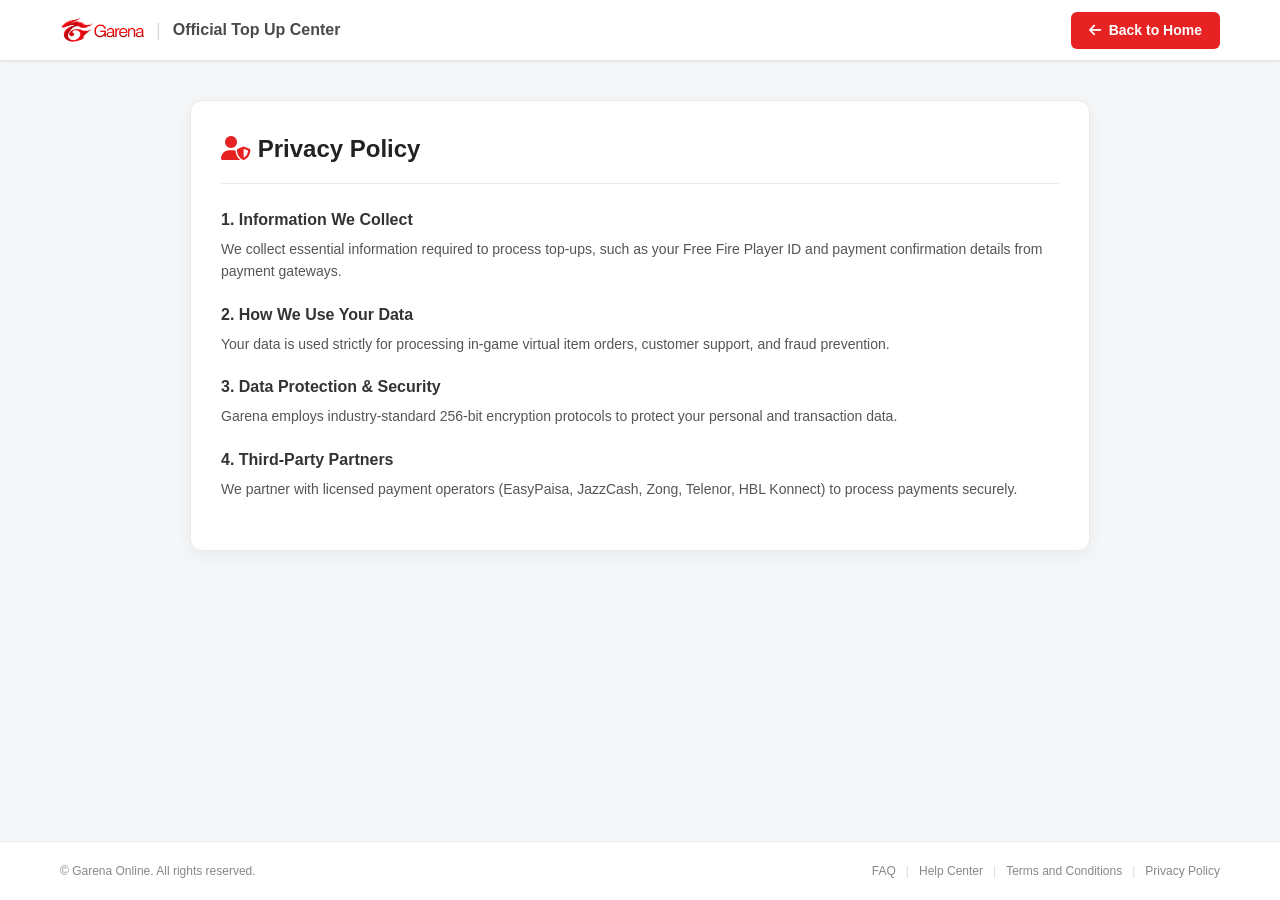
<file: privacy.html>
<!DOCTYPE html>
<html lang="en">
<head>
    <meta charset="UTF-8">
    <meta name="viewport" content="width=device-width, initial-scale=1.0">
    <title>Privacy Policy | Garena Top Up Center</title>
    <link rel="icon" type="image/png" href="images/garena-symbol-logo.png">
    <link rel="stylesheet" href="https://cdnjs.cloudflare.com/ajax/libs/font-awesome/6.4.0/css/all.min.css">
    <link rel="stylesheet" href="style.css">
    <style>
        .page-container {
            max-width: 900px;
            margin: 40px auto;
            padding: 30px;
            background: #ffffff;
            border-radius: 12px;
            box-shadow: 0 4px 16px rgba(0,0,0,0.05);
            border: 1px solid #eaeaea;
        }
        .page-header {
            display: flex;
            align-items: center;
            justify-content: space-between;
            margin-bottom: 24px;
            padding-bottom: 16px;
            border-bottom: 1px solid #eaeaea;
        }
        .page-title {
            font-size: 24px;
            font-weight: 700;
            color: #222;
        }
        .back-home-btn {
            display: inline-flex;
            align-items: center;
            gap: 8px;
            background: #e62222;
            color: #ffffff;
            padding: 8px 18px;
            border-radius: 6px;
            text-decoration: none;
            font-weight: 600;
            font-size: 14px;
            transition: background 0.2s;
        }
        .back-home-btn:hover {
            background: #cc1f1f;
        }
        .policy-block {
            margin-bottom: 20px;
        }
        .policy-block h3 {
            font-size: 16px;
            font-weight: 700;
            color: #333;
            margin-bottom: 6px;
        }
        .policy-block p {
            font-size: 14px;
            color: #555;
            line-height: 1.6;
        }
    </style>
</head>
<body>

    <!-- Fixed Header / Navbar -->
    <header class="navbar">
        <div class="navbar-container">
            <a href="index.html" class="brand" style="text-decoration: none;">
                <img src="images/garena-logoandname.png" alt="Garena Logo" class="brand-logo">
                <span class="divider">|</span>
                <span class="brand-subtitle">Official Top Up Center</span>
            </a>
            <a href="index.html" class="back-home-btn"><i class="fa-solid fa-arrow-left"></i> Back to Home</a>
        </div>
    </header>

    <main class="main-content">
        <div class="page-container">
            <div class="page-header">
                <h1 class="page-title"><i class="fa-solid fa-user-shield" style="color: #e62222;"></i> Privacy Policy</h1>
            </div>

            <div class="policy-block">
                <h3>1. Information We Collect</h3>
                <p>We collect essential information required to process top-ups, such as your Free Fire Player ID and payment confirmation details from payment gateways.</p>
            </div>

            <div class="policy-block">
                <h3>2. How We Use Your Data</h3>
                <p>Your data is used strictly for processing in-game virtual item orders, customer support, and fraud prevention.</p>
            </div>

            <div class="policy-block">
                <h3>3. Data Protection & Security</h3>
                <p>Garena employs industry-standard 256-bit encryption protocols to protect your personal and transaction data.</p>
            </div>

            <div class="policy-block">
                <h3>4. Third-Party Partners</h3>
                <p>We partner with licensed payment operators (EasyPaisa, JazzCash, Zong, Telenor, HBL Konnect) to process payments securely.</p>
            </div>
        </div>
    </main>

    <!-- Footer -->
    <footer class="footer">
        <div class="footer-container">
            <div class="footer-left">
                <p>&copy; Garena Online. All rights reserved.</p>
            </div>
            <div class="footer-right">
                <a href="faq.html">FAQ</a>
                <span class="footer-sep">|</span>
                <a href="help-center.html">Help Center</a>
                <span class="footer-sep">|</span>
                <a href="terms.html">Terms and Conditions</a>
                <span class="footer-sep">|</span>
                <a href="privacy.html">Privacy Policy</a>
            </div>
        </div>
    </footer>

</body>
</html>
</file>
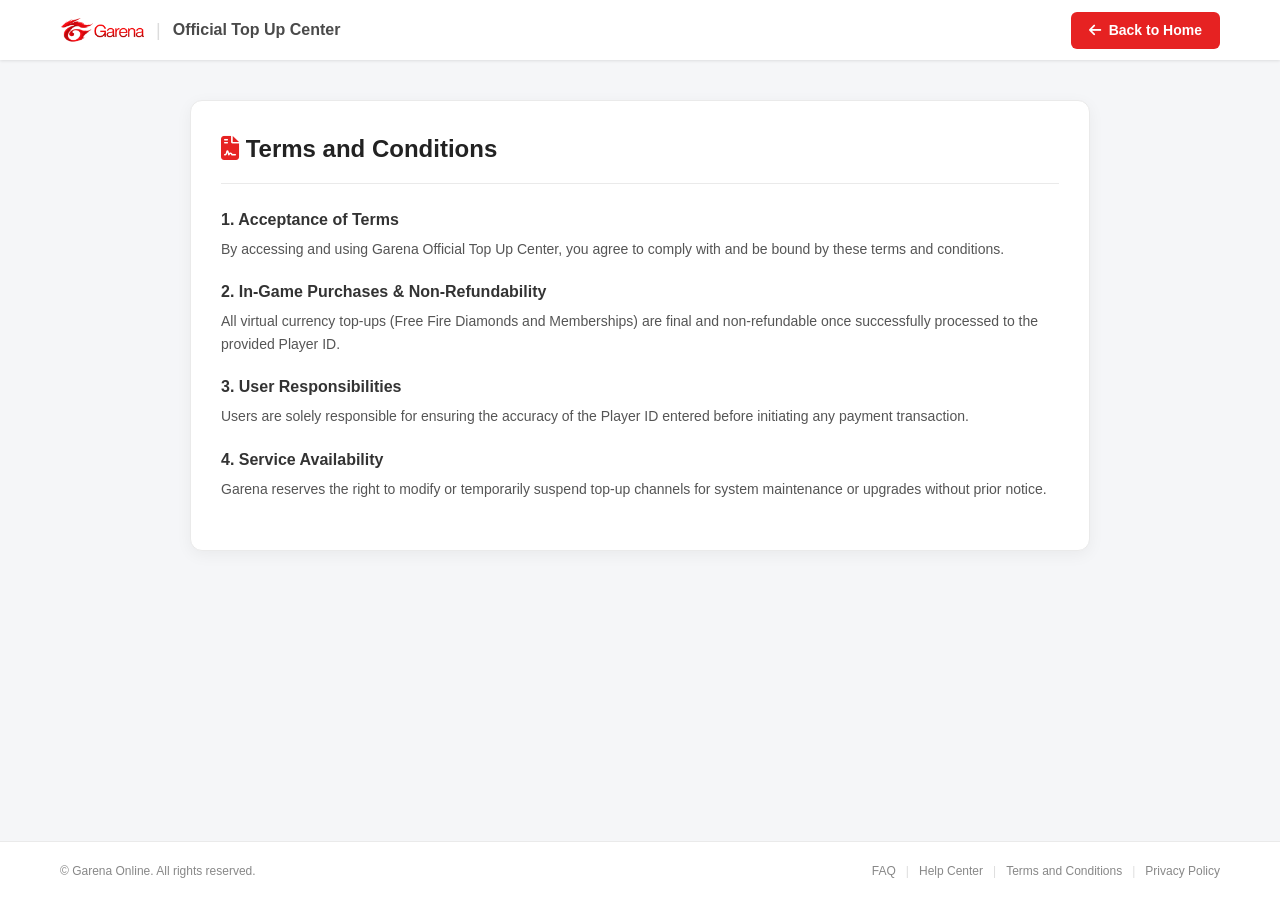
<file: terms.html>
<!DOCTYPE html>
<html lang="en">
<head>
    <meta charset="UTF-8">
    <meta name="viewport" content="width=device-width, initial-scale=1.0">
    <title>Terms and Conditions | Garena Top Up Center</title>
    <link rel="icon" type="image/png" href="images/garena-symbol-logo.png">
    <link rel="stylesheet" href="https://cdnjs.cloudflare.com/ajax/libs/font-awesome/6.4.0/css/all.min.css">
    <link rel="stylesheet" href="style.css">
    <style>
        .page-container {
            max-width: 900px;
            margin: 40px auto;
            padding: 30px;
            background: #ffffff;
            border-radius: 12px;
            box-shadow: 0 4px 16px rgba(0,0,0,0.05);
            border: 1px solid #eaeaea;
        }
        .page-header {
            display: flex;
            align-items: center;
            justify-content: space-between;
            margin-bottom: 24px;
            padding-bottom: 16px;
            border-bottom: 1px solid #eaeaea;
        }
        .page-title {
            font-size: 24px;
            font-weight: 700;
            color: #222;
        }
        .back-home-btn {
            display: inline-flex;
            align-items: center;
            gap: 8px;
            background: #e62222;
            color: #ffffff;
            padding: 8px 18px;
            border-radius: 6px;
            text-decoration: none;
            font-weight: 600;
            font-size: 14px;
            transition: background 0.2s;
        }
        .back-home-btn:hover {
            background: #cc1f1f;
        }
        .policy-block {
            margin-bottom: 20px;
        }
        .policy-block h3 {
            font-size: 16px;
            font-weight: 700;
            color: #333;
            margin-bottom: 6px;
        }
        .policy-block p {
            font-size: 14px;
            color: #555;
            line-height: 1.6;
        }
    </style>
</head>
<body>

    <!-- Fixed Header / Navbar -->
    <header class="navbar">
        <div class="navbar-container">
            <a href="index.html" class="brand" style="text-decoration: none;">
                <img src="images/garena-logoandname.png" alt="Garena Logo" class="brand-logo">
                <span class="divider">|</span>
                <span class="brand-subtitle">Official Top Up Center</span>
            </a>
            <a href="index.html" class="back-home-btn"><i class="fa-solid fa-arrow-left"></i> Back to Home</a>
        </div>
    </header>

    <main class="main-content">
        <div class="page-container">
            <div class="page-header">
                <h1 class="page-title"><i class="fa-solid fa-file-contract" style="color: #e62222;"></i> Terms and Conditions</h1>
            </div>

            <div class="policy-block">
                <h3>1. Acceptance of Terms</h3>
                <p>By accessing and using Garena Official Top Up Center, you agree to comply with and be bound by these terms and conditions.</p>
            </div>

            <div class="policy-block">
                <h3>2. In-Game Purchases & Non-Refundability</h3>
                <p>All virtual currency top-ups (Free Fire Diamonds and Memberships) are final and non-refundable once successfully processed to the provided Player ID.</p>
            </div>

            <div class="policy-block">
                <h3>3. User Responsibilities</h3>
                <p>Users are solely responsible for ensuring the accuracy of the Player ID entered before initiating any payment transaction.</p>
            </div>

            <div class="policy-block">
                <h3>4. Service Availability</h3>
                <p>Garena reserves the right to modify or temporarily suspend top-up channels for system maintenance or upgrades without prior notice.</p>
            </div>
        </div>
    </main>

    <!-- Footer -->
    <footer class="footer">
        <div class="footer-container">
            <div class="footer-left">
                <p>&copy; Garena Online. All rights reserved.</p>
            </div>
            <div class="footer-right">
                <a href="faq.html">FAQ</a>
                <span class="footer-sep">|</span>
                <a href="help-center.html">Help Center</a>
                <span class="footer-sep">|</span>
                <a href="terms.html">Terms and Conditions</a>
                <span class="footer-sep">|</span>
                <a href="privacy.html">Privacy Policy</a>
            </div>
        </div>
    </footer>

</body>
</html>
</file>
<file: style.css>
/* CSS Reset & Variable Setup */
* {
    margin: 0;
    padding: 0;
    box-sizing: border-box;
    font-family: -apple-system, BlinkMacSystemFont, "Segoe UI", Roboto, "Helvetica Neue", Arial, sans-serif;
}

body {
    background-color: #f5f6f8;
    color: #333;
    line-height: 1.5;
    padding-top: 60px; /* Offset for fixed header */
    min-height: 100vh;
    display: flex;
    flex-direction: column;
}

/* Fixed Header / Navbar */
.navbar {
    position: fixed;
    top: 0;
    left: 0;
    width: 100%;
    height: 60px;
    background-color: #ffffff;
    box-shadow: 0 1px 3px rgba(0, 0, 0, 0.1);
    z-index: 1000;
    display: flex;
    align-items: center;
    justify-content: center;
}

.navbar-container {
    width: 100%;
    max-width: 1200px;
    padding: 0 20px;
    display: flex;
    align-items: center;
    justify-content: space-between;
}

.brand {
    display: flex;
    align-items: center;
    gap: 12px;
}

.brand-logo {
    height: 28px;
    width: auto;
    object-fit: contain;
}

.divider {
    color: #dcdcdc;
    font-size: 18px;
    font-weight: 300;
}

.brand-subtitle {
    font-size: 16px;
    font-weight: 600;
    color: #4a4a4a;
}

/* User DP Circle Placeholder & Smooth Dropdown Menu */
.user-dp-container {
    cursor: pointer;
    display: flex;
    align-items: center;
    justify-content: center;
    position: relative;
}

.dp-circle {
    width: 36px;
    height: 36px;
    border-radius: 50%;
    background-color: #e2e8f0;
    color: #94a3b8;
    display: flex;
    align-items: center;
    justify-content: center;
    overflow: hidden;
    transition: background-color 0.2s, color 0.2s, transform 0.2s;
}

.dp-circle svg {
    width: 36px;
    height: 36px;
    fill: #cfd8dc;
}

.user-dp-img {
    width: 100%;
    height: 100%;
    object-fit: cover;
}

.dp-circle:hover {
    transform: scale(1.05);
}

.dp-circle:hover svg {
    fill: #e62222;
}

/* DP Dropdown Card - Smooth Popout Animation */
.dp-dropdown-menu {
    position: absolute;
    top: 48px;
    right: 0;
    width: 240px;
    background: #ffffff;
    border-radius: 12px;
    box-shadow: 0 8px 24px rgba(0, 0, 0, 0.2);
    border: 1px solid #eaeaea;
    overflow: hidden;
    opacity: 0;
    visibility: hidden;
    transform: translateY(-10px) scale(0.95);
    transform-origin: top right;
    transition: all 0.25s cubic-bezier(0.175, 0.885, 0.32, 1.275);
    z-index: 1100;
}

.dp-dropdown-menu.active {
    opacity: 1;
    visibility: visible;
    transform: translateY(0) scale(1);
}

.dp-dropdown-header {
    background: #e62222;
    padding: 16px;
    display: flex;
    align-items: center;
    gap: 12px;
    color: #ffffff;
}

.dp-dropdown-avatar {
    width: 42px;
    height: 42px;
    border-radius: 50%;
    object-fit: cover;
    border: 2px solid #ffffff;
}

.dp-dropdown-username {
    font-weight: 700;
    font-size: 14px;
    word-break: break-all;
}

.dp-dropdown-body {
    padding: 12px;
    display: flex;
    flex-direction: column;
    gap: 8px;
}

.dp-dropdown-body a {
    display: flex;
    align-items: center;
    gap: 10px;
    padding: 10px 12px;
    color: #444;
    text-decoration: none;
    font-size: 13px;
    font-weight: 600;
    border-radius: 6px;
    transition: background 0.2s, color 0.2s;
}

.dp-dropdown-body a:hover {
    background: #fdf2f2;
    color: #e62222;
}

.dp-dropdown-body a.logout-link {
    color: #e62222;
}

/* Step 1 Header Logout Link */
.step1-logout-link {
    color: #e62222;
    font-size: 14px;
    font-weight: 600;
    text-decoration: none;
    margin-left: auto;
    display: inline-flex;
    align-items: center;
    gap: 6px;
}

.step1-logout-link:hover {
    text-decoration: underline;
}

/* Account Details Box */
.user-account-details-box {
    display: flex;
    align-items: center;
    gap: 16px;
    background: #ffffff;
    border: 1px solid #eaeaea;
    border-radius: 8px;
    padding: 16px 20px;
    max-width: 480px;
}

.user-account-avatar {
    width: 48px;
    height: 48px;
    border-radius: 12px;
    object-fit: cover;
}

.user-account-text h4 {
    font-size: 15px;
    font-weight: 700;
    color: #222;
}

.user-account-text p {
    font-size: 13px;
    color: #777;
    margin-top: 2px;
}

/* Logged In Redeem Form */
.redeem-logged-in-form {
    display: flex;
    flex-direction: column;
    gap: 16px;
    max-width: 440px;
    margin-bottom: 30px;
}

.prepaid-password-group {
    display: flex;
    flex-direction: column;
    gap: 10px;
    margin-top: 10px;
}

.prepaid-password-group label {
    font-size: 14px;
    font-weight: 600;
    color: #444;
}

.prepaid-password-group input {
    width: 100%;
    padding: 12px 14px;
    border: 1px solid #dcdcdc;
    border-radius: 6px;
    font-size: 14px;
    outline: none;
}

.confirm-redeem-btn {
    width: 100%;
    padding: 12px 0;
    background-color: #f59e9e;
}

/* See More Button for Level Up Packages */
.see-more-wrapper {
    display: flex;
    justify-content: center;
    margin-top: 16px;
}

.see-more-btn {
    background: transparent;
    border: none;
    color: #e62222;
    font-weight: 700;
    font-size: 14px;
    cursor: pointer;
    display: inline-flex;
    align-items: center;
    gap: 6px;
}

.see-more-btn:hover {
    text-decoration: underline;
}

/* Main Content */
.main-content {
    flex: 1;
    width: 100%;
    display: flex;
    flex-direction: column;
    align-items: center;
}

/* 1. Custom 3-Panel Split Banner Carousel Section */
.banner-carousel-section {
    width: 100%;
    background-color: #1a1a1c;
    padding: 24px 0 20px 0;
    overflow: hidden;
}

.carousel-container {
    position: relative;
    max-width: 1280px;
    margin: 0 auto;
    display: flex;
    flex-direction: column;
    align-items: center;
}

.carousel {
    display: flex;
    align-items: center;
    justify-content: center;
    gap: 16px;
    width: 100%;
    height: 230px;
    position: relative;
    transition: opacity 0.3s ease;
}

.carousel.switching img {
    opacity: 0.2;
}

/* Center Active Banner */
.center-banner {
    position: relative;
    width: 680px;
    height: 100%;
    border-radius: 12px;
    overflow: hidden;
    box-shadow: 0 8px 24px rgba(0, 0, 0, 0.5);
    flex-shrink: 0;
    z-index: 2;
}

.center-banner img {
    width: 100%;
    height: 100%;
    object-fit: cover;
    transition: opacity 0.25s ease-in-out;
}

/* Side Cropped Banners */
.side-banner {
    position: relative;
    width: 250px;
    height: 100%;
    border-radius: 12px;
    overflow: hidden;
    flex-shrink: 0;
    box-shadow: 0 4px 16px rgba(0, 0, 0, 0.4);
}

.side-banner img {
    width: 100%;
    height: 100%;
    object-fit: cover;
    transition: opacity 0.25s ease-in-out;
}

/* Dark Overlays */
.side-overlay {
    position: absolute;
    top: 0;
    left: 0;
    width: 100%;
    height: 100%;
    pointer-events: none;
}

.left-overlay {
    background: linear-gradient(to right, rgba(0, 0, 0, 0.75) 0%, rgba(0, 0, 0, 0.35) 100%);
}

.right-overlay {
    background: linear-gradient(to left, rgba(0, 0, 0, 0.75) 0%, rgba(0, 0, 0, 0.35) 100%);
}

/* Navigation Arrows */
.carousel-arrow {
    position: absolute;
    top: 50%;
    transform: translateY(-50%);
    background: rgba(0, 0, 0, 0.6);
    color: #ffffff;
    border: none;
    width: 40px;
    height: 40px;
    border-radius: 50%;
    cursor: pointer;
    font-size: 16px;
    display: flex;
    align-items: center;
    justify-content: center;
    z-index: 10;
    backdrop-filter: blur(4px);
    transition: background 0.2s;
}

.carousel-arrow:hover {
    background: rgba(230, 34, 34, 0.8);
}

.prev-btn { left: 280px; }
.next-btn { right: 280px; }

/* Pagination Dots */
.carousel-dots {
    display: flex;
    gap: 8px;
    margin-top: 14px;
}

.dot {
    width: 8px;
    height: 8px;
    border-radius: 50%;
    background: #ffffff;
    opacity: 0.4;
    cursor: pointer;
    transition: all 0.2s;
}

.dot.active {
    background: #e62222;
    opacity: 1;
    transform: scale(1.2);
}

/* 2. Fixed Game Banner */
.game-banner-section {
    width: 100%;
    max-width: 1020px;
    margin: 24px auto 10px auto;
    padding: 0 15px;
}

.game-banner-card {
    position: relative;
    border-radius: 12px;
    overflow: hidden;
    height: 140px;
    box-shadow: 0 4px 12px rgba(0, 0, 0, 0.08);
}

.banner-bg {
    width: 100%;
    height: 100%;
    object-fit: cover;
}

/* Top Up Container */
.topup-container {
    width: 100%;
    max-width: 1020px;
    padding: 0 15px 40px 15px;
}

/* Steps Common Layout */
.step-section {
    margin-top: 28px;
}

.step-header {
    display: flex;
    align-items: center;
    gap: 12px;
    margin-bottom: 16px;
}

.step-number {
    background-color: #e62222;
    color: #ffffff;
    width: 24px;
    height: 24px;
    border-radius: 4px;
    display: flex;
    align-items: center;
    justify-content: center;
    font-size: 14px;
    font-weight: 700;
}

.step-header h2 {
    font-size: 20px;
    font-weight: 700;
    color: #222;
}

/* 1. Login Card */
.login-card {
    background: #ffffff;
    border-radius: 8px;
    padding: 20px;
    max-width: 480px;
    box-shadow: 0 1px 4px rgba(0,0,0,0.05);
    border: 1px solid #eaeaea;
}

.player-id-form label {
    display: flex;
    align-items: center;
    gap: 6px;
    font-size: 14px;
    color: #555;
    margin-bottom: 8px;
    font-weight: 500;
}

.player-id-form label i {
    color: #999;
    cursor: pointer;
}

.input-group {
    display: flex;
    gap: 10px;
}

.input-group input {
    flex: 1;
    padding: 10px 14px;
    border: 1px solid #dcdcdc;
    border-radius: 4px;
    font-size: 14px;
    outline: none;
    transition: all 0.25s ease;
}

.input-group input:focus {
    border-color: #e62222;
}

.input-group input.input-error {
    border-color: #e62222 !important;
    background-color: #fffafb !important;
    box-shadow: 0 0 8px rgba(230, 34, 34, 0.2);
}

.login-warning-text {
    display: none;
    font-size: 12px;
    color: #e62222;
    margin-top: 8px;
    font-weight: 500;
}

.login-warning-text.active {
    display: block;
}

.btn-login {
    background-color: #e62222;
    color: #ffffff;
    border: none;
    border-radius: 4px;
    padding: 0 24px;
    font-weight: 700;
    font-size: 14px;
    cursor: pointer;
    transition: background-color 0.2s;
}

.btn-login:hover {
    background-color: #cc1f1f;
}

/* 2. Top-up Amount Tabs */
.topup-tabs {
    display: flex;
    gap: 12px;
    margin-bottom: 20px;
}

.tab-btn {
    background: #ffffff;
    border: 1px solid #dcdcdc;
    color: #444;
    padding: 6px 20px;
    border-radius: 20px;
    font-size: 14px;
    font-weight: 500;
    cursor: pointer;
    transition: all 0.2s;
}

.tab-btn.active {
    border-color: #e62222;
    color: #e62222;
    font-weight: 600;
}

/* Tab Contents */
.tab-content {
    display: none;
}

.tab-content.active {
    display: block;
}

/* Diamond Grid */
.diamond-grid {
    display: grid;
    grid-template-columns: repeat(auto-fill, minmax(140px, 1fr));
    gap: 14px;
    margin-bottom: 30px;
}

.diamond-card {
    background: #ffffff;
    border: 1px solid #eaeaea;
    border-radius: 8px;
    padding: 16px 12px;
    display: flex;
    align-items: center;
    justify-content: center;
    gap: 8px;
    cursor: pointer;
    transition: all 0.2s;
    box-shadow: 0 1px 3px rgba(0,0,0,0.03);
}

.diamond-card:hover, 
.diamond-card.selected,
.deal-card:hover,
.deal-card.selected,
.redeem-item:hover,
.redeem-item.selected {
    border: 1.5px solid #e62222 !important;
    background-color: #fffafb;
    box-shadow: 0 2px 8px rgba(230, 34, 34, 0.15);
}

.diamond-img {
    width: 22px;
    height: 22px;
    object-fit: contain;
}

.diamond-count {
    font-weight: 700;
    font-size: 15px;
    color: #333;
}

/* Special Deals - Strict 4 columns grid layout */
.special-deals-container {
    margin-top: 20px;
}

.section-subtitle {
    font-size: 14px;
    color: #666;
    margin-bottom: 14px;
    font-weight: 600;
}

.deals-grid {
    display: grid;
    grid-template-columns: repeat(4, 1fr);
    gap: 16px;
}

.deal-card {
    background: #ffffff;
    border: 1px solid #eaeaea;
    border-radius: 8px;
    overflow: hidden;
    cursor: pointer;
    transition: all 0.2s;
    width: 100%;
}

.deal-img-wrapper {
    width: 100%;
    height: 130px;
    background: #f8f9fa;
    display: flex;
    align-items: center;
    justify-content: center;
}

.deal-img-wrapper img {
    max-width: 100%;
    max-height: 100%;
    object-fit: contain;
}

.deal-footer {
    padding: 10px 14px;
    display: flex;
    align-items: center;
    justify-content: space-between;
    border-top: 1px solid #f0f0f0;
    font-size: 13px;
    font-weight: 600;
    color: #444;
}

.info-icon {
    display: none;
}

/* Tab Content: Redeem */
.redeem-container {
    background: #ffffff;
    border: 1px solid #eaeaea;
    border-radius: 8px;
    padding: 24px;
}

.redeem-card-box {
    display: flex;
    flex-direction: column;
    align-items: flex-start;
    gap: 12px;
    max-width: 400px;
    margin-bottom: 30px;
}

.garena-card-brand {
    display: flex;
    align-items: center;
    gap: 10px;
}

.redeem-card-logo {
    height: 32px;
    object-fit: contain;
}

.card-label {
    font-weight: 600;
    color: #333;
    font-size: 15px;
}

.instruction-link {
    color: #0077ff;
    font-size: 13px;
    text-decoration: underline;
    font-style: italic;
}

.redeem-login-btn {
    width: 100%;
    padding: 12px 0;
    margin-top: 8px;
}

.redeem-rates-list {
    display: flex;
    flex-direction: column;
    gap: 14px;
    max-width: 600px;
}

.redeem-item {
    display: flex;
    align-items: center;
    justify-content: space-between;
    padding: 12px 16px;
    border-radius: 8px;
    border: 1px solid #f0f0f0;
    cursor: pointer;
    transition: all 0.2s;
}

.redeem-left {
    display: flex;
    align-items: center;
    gap: 12px;
    font-weight: 600;
    font-size: 15px;
}

.diamond-icon-sm {
    width: 20px;
    height: 20px;
}

.redeem-right .price {
    font-weight: 600;
    font-size: 14px;
    color: #444;
}

/* Channel Notice Bar */
.channel-notice-bar {
    display: none;
    background: #fdf2f2;
    border: 1px solid #f8d7da;
    border-radius: 6px;
    padding: 10px 16px;
    margin-top: 24px;
    font-size: 13px;
    color: #555;
    align-items: center;
    justify-content: space-between;
}

.channel-notice-bar.active {
    display: flex;
}

.channel-notice-bar strong {
    color: #e62222;
}

.btn-reset {
    background: transparent;
    border: 1px solid #e62222;
    color: #e62222;
    padding: 4px 12px;
    border-radius: 4px;
    font-size: 12px;
    font-weight: 600;
    cursor: pointer;
}

.btn-reset:hover {
    background: #e62222;
    color: #fff;
}

/* 3. Payment Method Section */
.payment-grid {
    display: grid;
    grid-template-columns: repeat(auto-fill, minmax(280px, 1fr));
    gap: 16px;
    margin-bottom: 24px;
}

.payment-card {
    background: #ffffff;
    border: 1px solid #eaeaea;
    border-radius: 8px;
    padding: 24px 20px;
    min-height: 80px;
    display: flex;
    align-items: center;
    gap: 16px;
    cursor: pointer;
    transition: all 0.2s;
    position: relative;
}

.payment-card.selected {
    border: 1.5px solid #e62222 !important;
    background-color: #fffafb;
    box-shadow: 0 2px 8px rgba(230, 34, 34, 0.15);
}

.payment-card.disabled {
    background-color: #f5f5f5;
    cursor: not-allowed;
    border-color: #eee;
}

.payment-logo {
    height: 32px;
    max-width: 65px;
    object-fit: contain;
}

.payment-card-details {
    display: flex;
    flex-direction: column;
}

.method-name {
    font-weight: 600;
    font-size: 14px;
    color: #333;
}

.dynamic-price-tag {
    display: none;
    align-items: center;
    gap: 10px;
    font-size: 13px;
    font-weight: 600;
    color: #444;
    margin-top: 2px;
}

.dynamic-price-tag.active {
    display: flex;
}

.diamond-icon-xs {
    width: 14px;
    height: 14px;
    vertical-align: middle;
}

/* Golden NEW Badge for Jazz Mobile Billing */
.badge-new-golden {
    position: absolute;
    top: 0;
    right: 0;
    background: #ffd700;
    color: #000000;
    font-size: 10px;
    font-weight: 800;
    padding: 2px 8px;
    border-bottom-left-radius: 4px;
    border-top-right-radius: 8px;
    letter-spacing: 0.5px;
}

.unavailable-channels {
    margin-top: 20px;
}

.sub-header {
    font-size: 14px;
    color: #888;
    margin-bottom: 12px;
    font-weight: 600;
}

.disabled-text {
    font-size: 12px !important;
    color: #888 !important;
    font-weight: 400 !important;
}

/* Checkout / Buy Now Floating Bar (Hidden by default, shown ONLY when item is selected) */
.checkout-bar-container {
    display: flex;
    align-items: center;
    justify-content: flex-end;
    gap: 20px;
    margin-top: 24px;
    padding: 16px 20px;
    background: #ffffff;
    border-radius: 8px;
    border: 1px solid #eaeaea;
}

.checkout-bar-container.active {
    display: flex;
}

.checkout-info {
    display: flex;
    align-items: center;
    gap: 12px;
}

.selected-item-preview {
    display: flex;
    align-items: center;
    gap: 6px;
    font-weight: 700;
    color: #333;
    font-size: 15px;
}

.selected-total-price {
    font-size: 14px;
    color: #666;
    font-weight: 500;
}

.selected-total-price strong {
    color: #e62222;
    font-size: 16px;
}

.btn-buy-now {
    background-color: #e62222;
    color: #ffffff;
    border: none;
    border-radius: 6px;
    padding: 12px 32px;
    font-weight: 700;
    font-size: 15px;
    cursor: pointer;
    transition: all 0.2s;
    display: flex;
    align-items: center;
    gap: 8px;
}

.btn-buy-now.disabled {
    background-color: #f8a5a5;
    cursor: pointer;
}

.btn-buy-now.active {
    background-color: #e62222;
    box-shadow: 0 4px 12px rgba(230, 34, 34, 0.3);
}

/* MODALS OVERLAY */
.modal-overlay {
    display: none;
    position: fixed;
    top: 0;
    left: 0;
    width: 100%;
    height: 100%;
    background: rgba(0, 0, 0, 0.65);
    backdrop-filter: blur(4px);
    z-index: 2000;
    align-items: center;
    justify-content: center;
}

.modal-overlay.active {
    display: flex;
}

.modal-card {
    background: #ffffff;
    border-radius: 12px;
    position: relative;
    overflow: hidden;
    box-shadow: 0 10px 30px rgba(0,0,0,0.3);
    max-width: 90%;
    animation: modalPop 0.25s ease-out;
}

@keyframes modalPop {
    from { transform: scale(0.9); opacity: 0; }
    to { transform: scale(1); opacity: 1; }
}

.modal-close {
    position: absolute;
    top: 12px;
    right: 16px;
    background: transparent;
    border: none;
    font-size: 24px;
    color: #888;
    cursor: pointer;
    z-index: 10;
}

.modal-close:hover {
    color: #333;
}

/* POPUP 1: Split Login Modal */
.split-login-card {
    display: flex;
    width: 720px;
    height: 420px;
}

.modal-left-banner {
    width: 45%;
    position: relative;
    overflow: hidden;
}

.modal-left-banner img {
    width: 100%;
    height: 100%;
    object-fit: cover;
}

.banner-text-overlay {
    position: absolute;
    bottom: 24px;
    left: 20px;
    right: 20px;
    color: #ffffff;
    z-index: 2;
}

.banner-text-overlay h3 {
    font-size: 18px;
    font-weight: 700;
    line-height: 1.3;
    margin-bottom: 6px;
}

.banner-text-overlay p {
    font-size: 12px;
    opacity: 0.9;
}

.modal-right-content {
    width: 55%;
    padding: 36px 30px;
    display: flex;
    flex-direction: column;
    justify-content: center;
}

.modal-right-content h2 {
    font-size: 22px;
    font-weight: 700;
    color: #222;
}

.modal-right-content .subtitle {
    font-size: 13px;
    color: #888;
    margin-bottom: 24px;
}

.modal-form {
    margin-bottom: 20px;
}

.modal-help-center {
    margin-top: 10px;
}

.modal-help-center a {
    color: #666;
    font-size: 13px;
    text-decoration: none;
    display: inline-flex;
    align-items: center;
    gap: 6px;
}

.modal-help-center a:hover {
    color: #e62222;
}

/* POPUP 2: Info Modal */
.info-modal-card {
    width: 440px;
    padding: 24px;
}

.info-modal-card h3 {
    font-size: 17px;
    margin-bottom: 16px;
    display: flex;
    align-items: center;
    gap: 8px;
}

.help-info-body {
    font-size: 13px;
    color: #555;
    line-height: 1.6;
    margin-bottom: 20px;
}

.modal-confirm-btn {
    width: 100%;
    padding: 10px 0;
}

/* POPUP 3: Buy Now Triggered Login Card */
.buynow-modal-card {
    width: 420px;
}

.buynow-card-top {
    position: relative;
    height: 140px;
    overflow: hidden;
}

.buynow-top-bg {
    width: 100%;
    height: 100%;
    object-fit: cover;
}

.buynow-game-brand {
    position: absolute;
    bottom: 14px;
    left: 16px;
    display: flex;
    align-items: center;
    gap: 12px;
    z-index: 2;
}

.buynow-game-logo {
    width: 54px;
    height: 54px;
    border-radius: 12px;
    object-fit: cover;
    box-shadow: 0 4px 8px rgba(0,0,0,0.3);
}

.buynow-brand-info h3 {
    color: #ffffff;
    font-size: 18px;
    font-weight: 700;
}

.buynow-brand-info p {
    color: rgba(255, 255, 255, 0.9);
    font-size: 12px;
}

.buynow-card-body {
    padding: 24px 20px;
}

/* Footer */
.footer {
    background: #ffffff;
    border-top: 1px solid #eaeaea;
    padding: 20px 0;
    width: 100%;
    margin-top: auto;
}

.footer-container {
    width: 100%;
    max-width: 1200px;
    margin: 0 auto;
    padding: 0 20px;
    display: flex;
    justify-content: space-between;
    align-items: center;
    font-size: 12px;
    color: #888;
}

.footer-right {
    display: flex;
    align-items: center;
    gap: 10px;
}

.footer-right a {
    color: #888;
    text-decoration: none;
    transition: color 0.2s;
}

.footer-right a:hover {
    color: #e62222;
}

.footer-sep {
    color: #ddd;
}

/* Comprehensive Proportional Scaling Responsive Design for Mobile Devices */
@media (max-width: 1024px) {
    .banner-carousel-section {
        padding: 16px 0;
    }
    .carousel-container {
        padding: 0 10px;
    }
    .carousel {
        height: 180px;
    }
    .center-banner {
        width: 580px;
    }
    .side-banner {
        width: 170px;
    }
    .prev-btn { left: 10px; }
    .next-btn { right: 10px; }
}

@media (max-width: 768px) {
    body {
        padding-top: 50px;
    }
    .navbar {
        height: 50px;
    }
    .navbar-container {
        padding: 0 12px;
    }
    .brand-logo {
        height: 20px;
    }
    .brand-subtitle {
        font-size: 12px;
    }
    .dp-circle {
        width: 30px;
        height: 30px;
    }

    /* Carousel proportional scaling */
    .carousel {
        height: 130px;
        gap: 6px;
    }
    .center-banner {
        width: 62%;
        border-radius: 8px;
    }
    .side-banner {
        width: 18%;
        border-radius: 8px;
    }
    .carousel-arrow {
        width: 26px;
        height: 26px;
        font-size: 10px;
    }

    /* Fixed Game Banner */
    .game-banner-section {
        margin: 14px auto 6px auto;
    }
    .game-banner-card {
        height: 90px;
        border-radius: 8px;
    }

    /* Step Headers */
    .step-section {
        margin-top: 18px;
    }
    .step-header h2 {
        font-size: 16px;
    }
    .step-number {
        width: 20px;
        height: 20px;
        font-size: 12px;
    }

    /* Step 1 Login Card & Account Details Box */
    .login-card {
        padding: 10px 12px;
        width: 100%;
        max-width: 360px;
    }
    .user-account-details-box {
        padding: 8px 12px;
        width: 100%;
        max-width: 360px;
        gap: 10px;
    }
    .user-account-avatar {
        width: 34px;
        height: 34px;
        border-radius: 8px;
    }
    .user-account-text h4 {
        font-size: 12px;
    }
    .user-account-text p {
        font-size: 11px;
    }
    .player-id-form label {
        font-size: 12px;
        margin-bottom: 4px;
    }

    /* Topup Tabs */
    .topup-tabs {
        gap: 8px;
        margin-bottom: 14px;
    }
    .tab-btn {
        padding: 5px 14px;
        font-size: 12px;
    }

    /* Diamond Grid: 4 items per row compact layout */
    .diamond-grid {
        grid-template-columns: repeat(4, 1fr) !important;
        gap: 8px !important;
    }
    .diamond-card {
        padding: 10px 4px;
        gap: 4px;
    }
    .diamond-img {
        width: 18px;
        height: 18px;
    }
    .diamond-count {
        font-size: 12px;
    }

    /* Special Deals Grid: Keep 4 items per row compact layout */
    .deals-grid {
        grid-template-columns: repeat(4, 1fr) !important;
        gap: 6px !important;
    }
    .deal-img-wrapper {
        height: 70px;
    }
    .deal-footer {
        padding: 6px 4px;
        font-size: 9px;
    }
    .info-icon {
        font-size: 10px;
    }

    /* Redeem Rates List */
    .redeem-rates-list {
        max-width: 100%;
        gap: 8px;
    }
    .redeem-item {
        padding: 8px 12px;
        font-size: 12px;
    }
    .redeem-left {
        font-size: 12px;
        gap: 8px;
    }
    .diamond-icon-sm {
        width: 16px;
        height: 16px;
    }

    /* Payment Method Grid: Compact multi-column layout */
    .payment-grid {
        grid-template-columns: repeat(auto-fill, minmax(130px, 1fr)) !important;
        gap: 8px !important;
    }
    .payment-card {
        padding: 10px 8px;
        min-height: 52px;
        gap: 6px;
    }
    .payment-logo {
        height: 20px;
        max-width: 42px;
    }
    .method-name {
        font-size: 11px;
    }
    .dynamic-price-tag {
        font-size: 10px;
        gap: 4px;
    }
    .badge-new-golden {
        font-size: 8px;
        padding: 1px 4px;
    }

    /* Input group: Keep button side-by-side, shrink inputs */
    .input-group {
        flex-direction: row !important;
        gap: 6px;
    }
    .input-group input {
        padding: 8px 10px;
        font-size: 12px;
    }
    .btn-login {
        padding: 0 14px;
        font-size: 12px;
        width: auto !important;
    }

    /* Bottom Checkout Bar */
    .checkout-bar-container {
        padding: 10px 14px;
    }
    .selected-item-preview {
        font-size: 13px;
    }
    .selected-total-price {
        font-size: 12px;
    }
    .btn-buy-now {
        padding: 10px 20px;
        font-size: 13px;
    }

    /* Modals Responsive scaling */
    .split-login-card {
        flex-direction: row !important;
        width: 95%;
        height: 280px;
    }
    .modal-left-banner {
        width: 40%;
        height: 100%;
    }
    .modal-right-content {
        width: 60%;
        padding: 14px;
    }
    .modal-right-content h3 {
        font-size: 15px;
    }
    .modal-right-content p {
        font-size: 11px;
    }
    .buynow-modal-card {
        width: 90%;
    }
}

@media (max-width: 480px) {
    /* Extreme small screen scaling: Maintain 4 items in row for diamonds & deals */
    .diamond-grid {
        grid-template-columns: repeat(4, 1fr) !important;
        gap: 5px !important;
    }
    .diamond-card {
        padding: 8px 3px;
        gap: 3px;
    }
    .diamond-img {
        width: 14px;
        height: 14px;
    }
    .diamond-count {
        font-size: 11px;
    }

    .deals-grid {
        grid-template-columns: repeat(4, 1fr) !important;
        gap: 4px !important;
    }
    .deal-img-wrapper {
        height: 52px;
    }
    .deal-footer {
        padding: 4px 2px;
    }
    .deal-footer span {
        font-size: 8px;
        white-space: nowrap;
        overflow: hidden;
        text-overflow: ellipsis;
    }
    
    /* Payment Cards: 2 to 3 compact columns */
    .payment-grid {
        grid-template-columns: repeat(2, 1fr) !important;
        gap: 6px !important;
    }
    .payment-card {
        padding: 8px 6px;
    }
    .method-name {
        font-size: 10px;
    }

    /* Game Banner on small mobile */
    .game-banner-card {
        height: 70px;
    }
}
</file>
